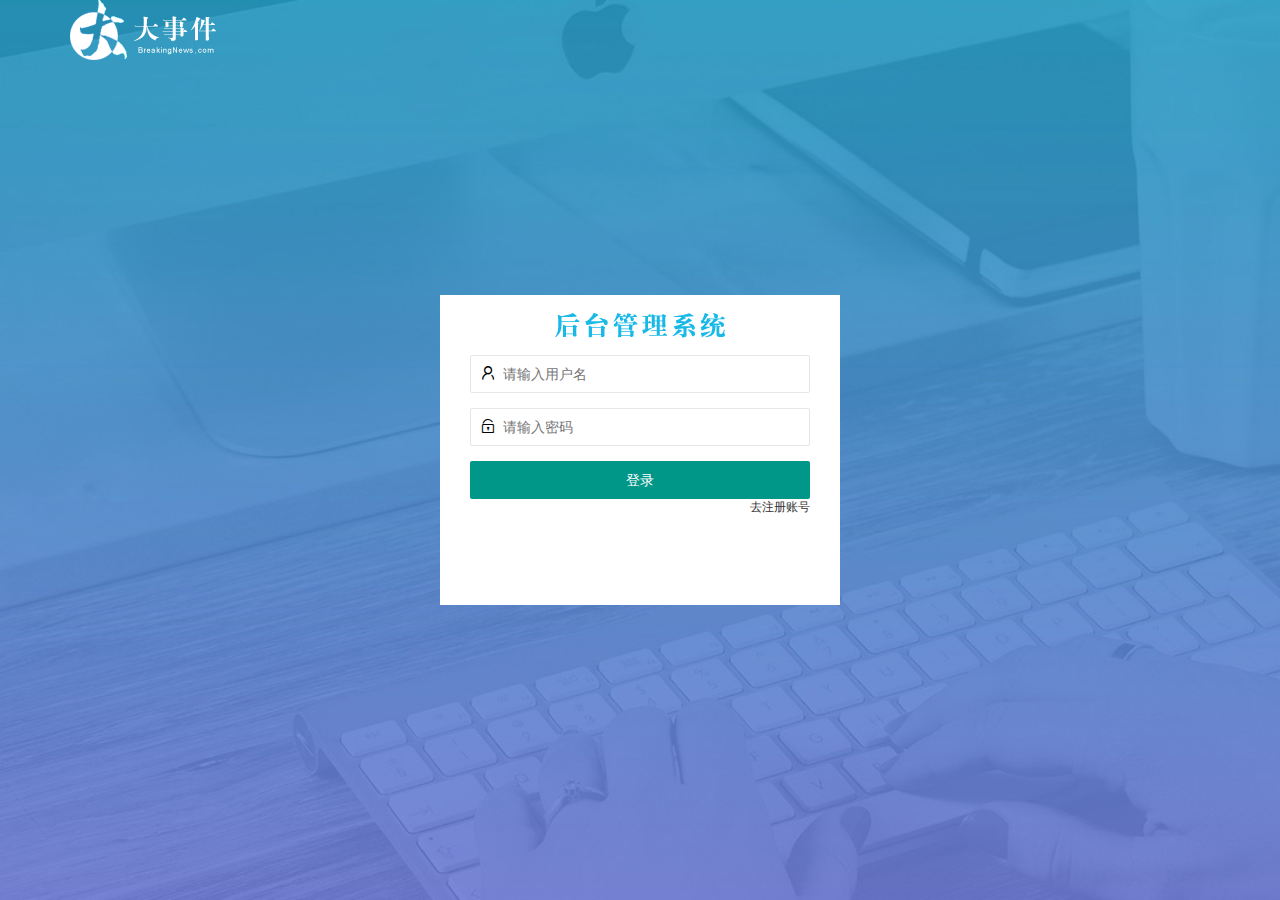
<file: login.html>
<!DOCTYPE html>
<html lang="en">
<head>
    <meta charset="UTF-8">
    <meta http-equiv="X-UA-Compatible" content="IE=edge">
    <meta name="viewport" content="width=device-width, initial-scale=1.0">
    <title>大事件-登录/注册</title>
    <!-- 导入 LayUI 的样式 -->
    <link rel="stylesheet" href="./assets/lib/layui/css/layui.css">
    <!-- 导入自己的样式表 -->
    <link rel="stylesheet" href="./assets/css/login.css">
</head>
<body>
    <!-- 头部的logo区域 -->
    <div class="layui-main">
        <img src="./assets/images/logo.png" alt="">
    </div>

    <!-- 登录注册区域 -->
    <div class="loginAndRegBox">
        <div class="title-box"></div>
        <!-- 登录的div -->
        <div class="login-box">
            <!-- 登录的表单 -->
            <form class="layui-form" id="form_login">
                <!-- 用户名 -->
                <div class="layui-form-item">
                    <i class="layui-icon layui-icon-username"></i>
                      <input type="text" name="username" required  lay-verify="required" placeholder="请输入用户名" autocomplete="off" class="layui-input">
                  </div>
                <!-- 密码 -->
                <div class="layui-form-item">
                    <i class="layui-icon layui-icon-password"></i>
                    <input type="password" name="password" required  lay-verify="required|pwd" placeholder="请输入密码" autocomplete="off" class="layui-input">
                </div>
                <!-- 登录按钮 -->
                <button class="layui-btn layui-btn-fluid" lay-submit lay-filter="formDemo">登录</button>

                <!-- 去注册账号链接 -->
                <div class="layui-form-item links">
                    <a href="javascript:;" id="link_reg">去注册账号</a>
                </div>
                
            </form>
            
        </div>
        <!-- 注册的div -->
        <div class="reg-box">
            <!-- 注册的表单 -->
            <form class="layui-form" id="form_reg">
                <!-- 用户名 -->
                <div class="layui-form-item">
                    <i class="layui-icon layui-icon-username"></i>
                      <input type="text" name="username" required  lay-verify="required" placeholder="请输入用户名" autocomplete="off" class="layui-input">
                  </div>
                <!-- 密码 -->
                <div class="layui-form-item">
                    <i class="layui-icon layui-icon-password"></i>
                    <input type="password" name="password" required  lay-verify="required|pwd" placeholder="请输入密码" autocomplete="off" class="layui-input">
                </div>
                <!-- 密码确认框 -->
                <div class="layui-form-item">
                    <i class="layui-icon layui-icon-password"></i>
                    <input type="password" name="repassword" required  lay-verify="required|pwd|repwd" placeholder="请确认密码" autocomplete="off" class="layui-input">
                </div>
                <!-- 注册按钮 -->
                <button class="layui-btn layui-btn-fluid" lay-submit lay-filter="formDemo">注册</button>

                <!-- 去注册账号链接 -->
                <div class="layui-form-item links">
                    <a href="javascript:;" id="link_login">去登录</a>
                </div>
                
            </form>
            
        </div>
    </div>
    
    <!-- 导入layui的js文件 -->
    <script src="./assets/lib/layui/layui.all.js"></script>
    <!-- 导入JQuery -->
    <script src="./assets/lib/jquery.js"></script>
    <!-- 导入自己封装的baseAPI.js脚本 -->
    <script src="./assets/js/baseAPI.js"></script>
    <!-- 导入自己的 JavaScript脚本-->
    <script src="./assets/js/login.js"></script>
</body>
</html>
</file>
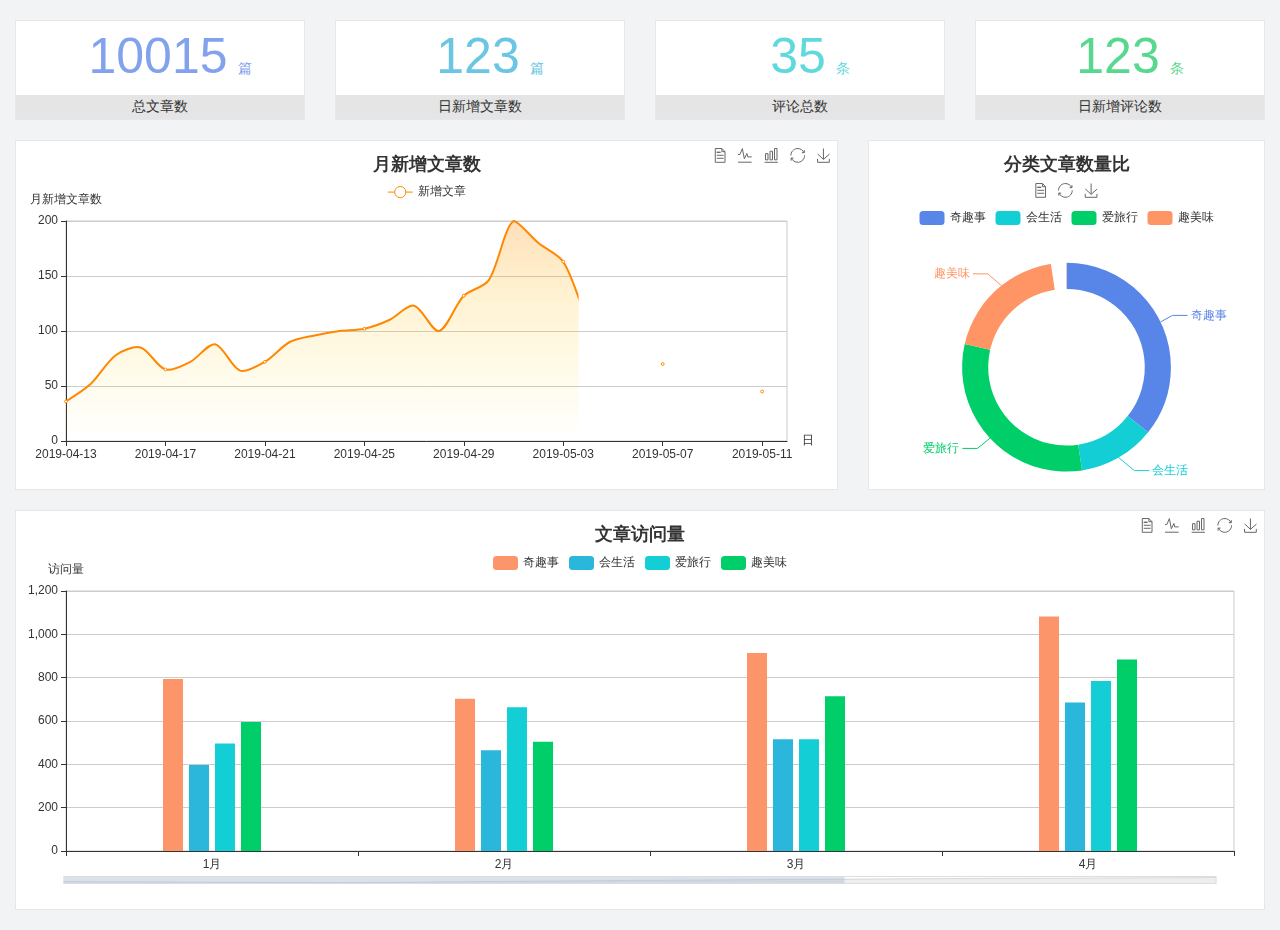
<file: home/dashboard.html>
<!DOCTYPE html>
<html lang="en">

<head>
  <meta charset="UTF-8">
  <meta name="viewport" content="width=device-width, initial-scale=1.0">
  <meta http-equiv="X-UA-Compatible" content="ie=edge">
  <title>图表统计</title>
  <link rel="stylesheet" href="../../assets/lib/bootstrap.css" />
  <link rel="stylesheet" href="../../assets/lib/main.css" />
  <script src="../../assets/lib/jquery.js"></script>
  <script type="text/javascript" src="../../assets/lib/echarts.min.js"></script>
</head>

<body>
  <div class="container-fluid">
    <div class="row spannel_list">
      <div class="col-sm-3 col-xs-6">
        <div class="spannel">
          <em>10015</em><span>篇</span>
          <b>总文章数</b>
        </div>
      </div>
      <div class="col-sm-3 col-xs-6">
        <div class="spannel scolor01">
          <em>123</em><span>篇</span>
          <b>日新增文章数</b>
        </div>
      </div>
      <div class="col-sm-3 col-xs-6">
        <div class="spannel scolor02">
          <em>35</em><span>条</span>
          <b>评论总数</b>
        </div>
      </div>
      <div class="col-sm-3 col-xs-6">
        <div class="spannel scolor03">
          <em>123</em><span>条</span>
          <b>日新增评论数</b>
        </div>
      </div>
    </div>
  </div>

  <div class="container-fluid">
    <div class="row curve-pie">
      <div class="col-lg-8 col-md-8">
        <div class="gragh_pannel" id="curve_show"></div>
      </div>
      <div class="col-lg-4 col-md-4">
        <div class="gragh_pannel" id="pie_show"></div>
      </div>
    </div>
  </div>

  <div class="container-fluid">
    <div class="column_pannel" id="column_show"></div>
  </div>

  <script>
    var oChart = echarts.init(document.getElementById('curve_show'));
    var aList_all = [
      { 'count': 36, 'date': '2019-04-13' },
      { 'count': 52, 'date': '2019-04-14' },
      { 'count': 78, 'date': '2019-04-15' },
      { 'count': 85, 'date': '2019-04-16' },
      { 'count': 65, 'date': '2019-04-17' },
      { 'count': 72, 'date': '2019-04-18' },
      { 'count': 88, 'date': '2019-04-19' },
      { 'count': 64, 'date': '2019-04-20' },
      { 'count': 72, 'date': '2019-04-21' },
      { 'count': 90, 'date': '2019-04-22' },
      { 'count': 96, 'date': '2019-04-23' },
      { 'count': 100, 'date': '2019-04-24' },
      { 'count': 102, 'date': '2019-04-25' },
      { 'count': 110, 'date': '2019-04-26' },
      { 'count': 123, 'date': '2019-04-27' },
      { 'count': 100, 'date': '2019-04-28' },
      { 'count': 132, 'date': '2019-04-29' },
      { 'count': 146, 'date': '2019-04-30' },
      { 'count': 200, 'date': '2019-05-01' },
      { 'count': 180, 'date': '2019-05-02' },
      { 'count': 163, 'date': '2019-05-03' },
      { 'count': 110, 'date': '2019-05-04' },
      { 'count': 80, 'date': '2019-05-05' },
      { 'count': 82, 'date': '2019-05-06' },
      { 'count': 70, 'date': '2019-05-07' },
      { 'count': 65, 'date': '2019-05-08' },
      { 'count': 54, 'date': '2019-05-09' },
      { 'count': 40, 'date': '2019-05-10' },
      { 'count': 45, 'date': '2019-05-11' },
      { 'count': 38, 'date': '2019-05-12' },
    ];

    let aCount = [];
    let aDate = [];

    for (var i = 0; i < aList_all.length; i++) {
      aCount.push(aList_all[i].count);
      aDate.push(aList_all[i].date);
    }

    var chartopt = {
      title: {
        text: '月新增文章数',
        left: 'center',
        top: '10'
      },
      tooltip: {
        trigger: 'axis'
      },
      legend: {
        data: ['新增文章'],
        top: '40'
      },
      toolbox: {
        show: true,
        feature: {
          mark: { show: true },
          dataView: { show: true, readOnly: false },
          magicType: { show: true, type: ['line', 'bar'] },
          restore: { show: true },
          saveAsImage: { show: true }
        }
      },
      calculable: true,
      xAxis: [
        {
          name: '日',
          type: 'category',
          boundaryGap: false,
          data: aDate
        }
      ],
      yAxis: [
        {
          name: '月新增文章数',
          type: 'value'
        }
      ],
      series: [
        {
          name: '新增文章',
          type: 'line',
          smooth: true,
          itemStyle: { normal: { areaStyle: { type: 'default' }, color: '#f80' }, lineStyle: { color: '#f80' } },
          data: aCount
        }],
      areaStyle: {
        normal: {
          color: new echarts.graphic.LinearGradient(0, 0, 0, 1, [{
            offset: 0,
            color: 'rgba(255,136,0,0.39)'
          }, {
            offset: .34,
            color: 'rgba(255,180,0,0.25)'
          }, {
            offset: 1,
            color: 'rgba(255,222,0,0.00)'
          }])

        }
      },
      grid: {
        show: true,
        x: 50,
        x2: 50,
        y: 80,
        height: 220
      }
    };

    oChart.setOption(chartopt);


    var oPie = echarts.init(document.getElementById('pie_show'));
    var oPieopt =
    {
      title: {
        top: 10,
        text: '分类文章数量比',
        x: 'center'
      },
      tooltip: {
        trigger: 'item',
        formatter: "{a} <br/>{b} : {c} ({d}%)"
      },
      color: ['#5885e8', '#13cfd5', '#00ce68', '#ff9565'],
      legend: {
        x: 'center',
        top: 65,
        data: ['奇趣事', '会生活', '爱旅行', '趣美味']
      },
      toolbox: {
        show: true,
        x: 'center',
        top: 35,
        feature: {
          mark: { show: true },
          dataView: { show: true, readOnly: false },
          magicType: {
            show: true,
            type: ['pie', 'funnel'],
            option: {
              funnel: {
                x: '25%',
                width: '50%',
                funnelAlign: 'left',
                max: 1548
              }
            }
          },
          restore: { show: true },
          saveAsImage: { show: true }
        }
      },
      calculable: true,
      series: [
        {
          name: '访问来源',
          type: 'pie',
          radius: ['45%', '60%'],
          center: ['50%', '65%'],
          data: [
            { value: 300, name: '奇趣事' },
            { value: 100, name: '会生活' },
            { value: 260, name: '爱旅行' },
            { value: 180, name: '趣美味' }
          ]
        }
      ]
    };
    oPie.setOption(oPieopt);



    var oColumn = this.echarts.init(document.getElementById('column_show'));
    var oColumnopt =
    {
      title: {
        text: '文章访问量',
        left: 'center',
        top: '10'
      },
      tooltip: {
        trigger: 'axis'
      },
      legend: {
        data: ['奇趣事', '会生活', '爱旅行', '趣美味'],
        top: '40'
      },
      toolbox: {
        show: true,
        feature: {
          mark: { show: true },
          dataView: { show: true, readOnly: false },
          magicType: { show: true, type: ['line', 'bar'] },
          restore: { show: true },
          saveAsImage: { show: true }
        }
      },
      calculable: true,
      xAxis: [
        {
          type: 'category',
          data: ['1月', '2月', '3月', '4月', '5月']
        }
      ],
      yAxis: [
        {
          name: '访问量',
          type: 'value'
        }
      ],
      series: [
        {
          name: '奇趣事',
          type: 'bar',
          barWidth: 20,
          itemStyle: {
            normal: { areaStyle: { type: 'default' }, color: '#fd956a' }
          },
          data: [800, 708, 920, 1090, 1200]
        },
        {
          name: '会生活',
          type: 'bar',
          barWidth: 20,
          itemStyle: {
            normal: { areaStyle: { type: 'default' }, color: '#2bb6db' }
          },
          data: [400, 468, 520, 690, 800]
        },
        {
          name: '爱旅行',
          type: 'bar',
          barWidth: 20,
          itemStyle: {
            normal: { areaStyle: { type: 'default' }, color: '#13cfd5' }
          },
          data: [500, 668, 520, 790, 900]
        },
        {
          name: '趣美味',
          type: 'bar',
          barWidth: 20,
          itemStyle: {
            normal: { areaStyle: { type: 'default' }, color: '#00ce68' }
          },
          data: [600, 508, 720, 890, 1000]
        }
      ],
      grid: {
        show: true,
        x: 50,
        x2: 30,
        y: 80,
        height: 260
      },
      dataZoom: [//给x轴设置滚动条
        {
          start: 0,//默认为0
          end: 100 - 1000 / 31,//默认为100
          type: 'slider',
          show: true,
          xAxisIndex: [0],
          handleSize: 0,//滑动条的 左右2个滑动条的大小
          height: 8,//组件高度
          left: 45, //左边的距离
          right: 50,//右边的距离
          bottom: 26,//右边的距离
          handleColor: '#ddd',//h滑动图标的颜色
          handleStyle: {
            borderColor: "#cacaca",
            borderWidth: "1",
            shadowBlur: 2,
            background: "#ddd",
            shadowColor: "#ddd",
          }
        }]
    };
    oColumn.setOption(oColumnopt);
  </script>
</body>

</html>
</file>
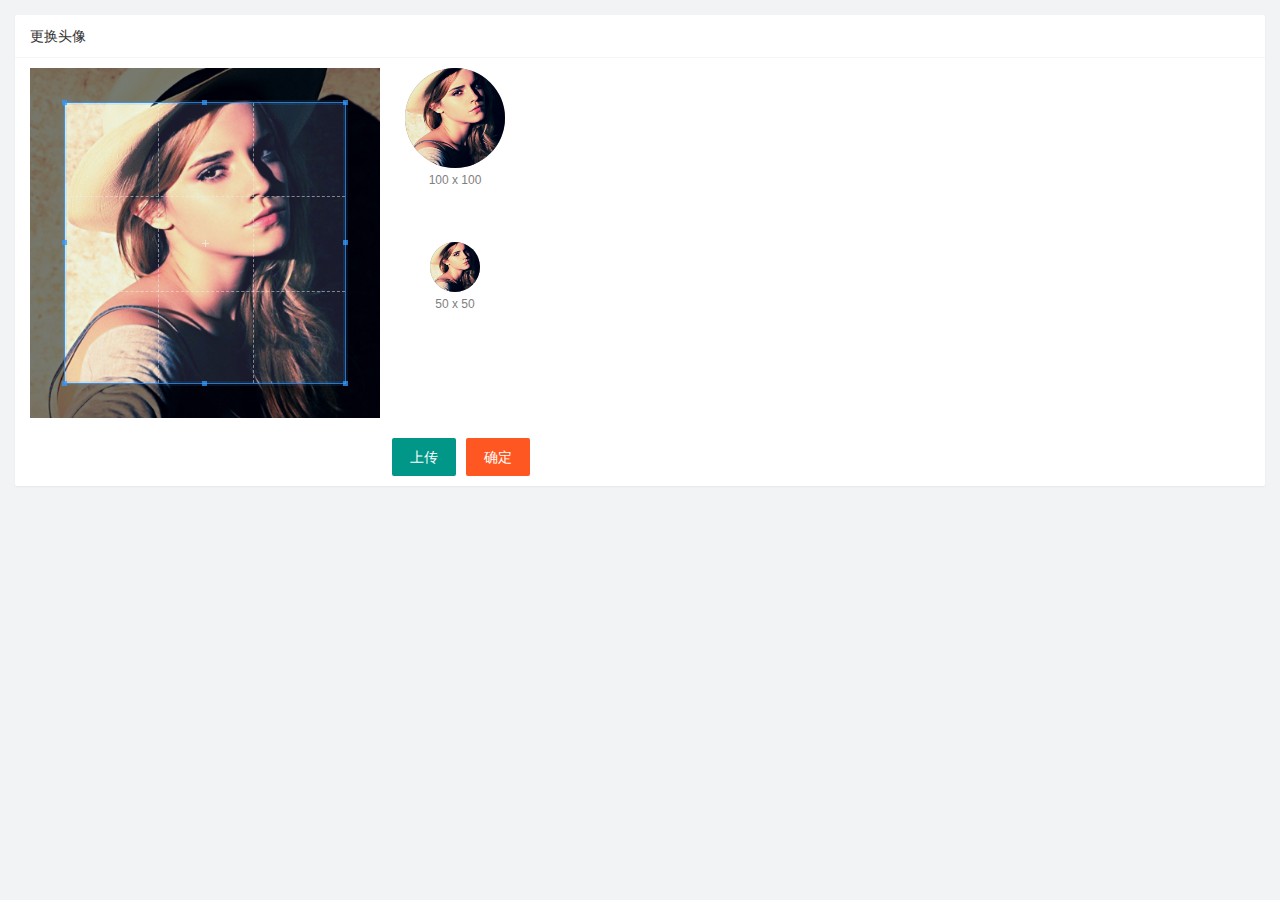
<file: user/user_avatar.html>
<!DOCTYPE html>
<html lang="en">

<head>
    <meta charset="UTF-8">
    <meta http-equiv="X-UA-Compatible" content="IE=edge">
    <meta name="viewport" content="width=device-width, initial-scale=1.0">
    <title>Document</title>
    <link rel="stylesheet" href="../assets/lib/layui/css/layui.css">
    <link rel="stylesheet" href="../assets/lib/cropper/cropper.css">
    <link rel="stylesheet" href="../assets/css/user/user_avatar.css">
</head>

<body>
    <!-- 卡片区域 -->
    <div class="layui-card">
        <div class="layui-card-header">更换头像</div>
        <div class="layui-card-body">
            <!-- 第一行的图片裁剪和预览区域 -->
            <div class="row1">
                <!-- 图片裁剪区域 -->
                <div class="cropper-box">
                    <!-- 这个 img 标签很重要，将来会把它初始化为裁剪区域 -->
                    <img id="image" src="/assets/images/sample.jpg" />
                </div>
                <!-- 图片的预览区域 -->
                <div class="preview-box">
                    <div>
                        <!-- 宽高为 100px 的预览区域 -->
                        <div class="img-preview w100"></div>
                        <p class="size">100 x 100</p>
                    </div>
                    <div>
                        <!-- 宽高为 50px 的预览区域 -->
                        <div class="img-preview w50"></div>
                        <p class="size">50 x 50</p>
                    </div>
                </div>
            </div>

            <!-- 第二行的按钮区域 -->
            <div class="row2">
                <input type="file" id="file" accept="image/png,image/jpeg">
                <button type="button" class="layui-btn" id="btnChooseImage">上传</button>
                <button type="button" class="layui-btn layui-btn-danger" id="btnUpload">确定</button>
            </div>
        </div>
    </div>

    <script src="../assets/lib/layui/layui.all.js"></script>
    <script src="../assets/lib/jquery.js"></script>
    <script src="../assets/lib/cropper/Cropper.js"></script>
    <script src="../assets/lib/cropper/jquery-cropper.js"></script>
    <script src="../assets/js/baseAPI.js"></script>
    <script src="../assets/js/user/user_avatar.js"></script>
</body>

</html>
</file>
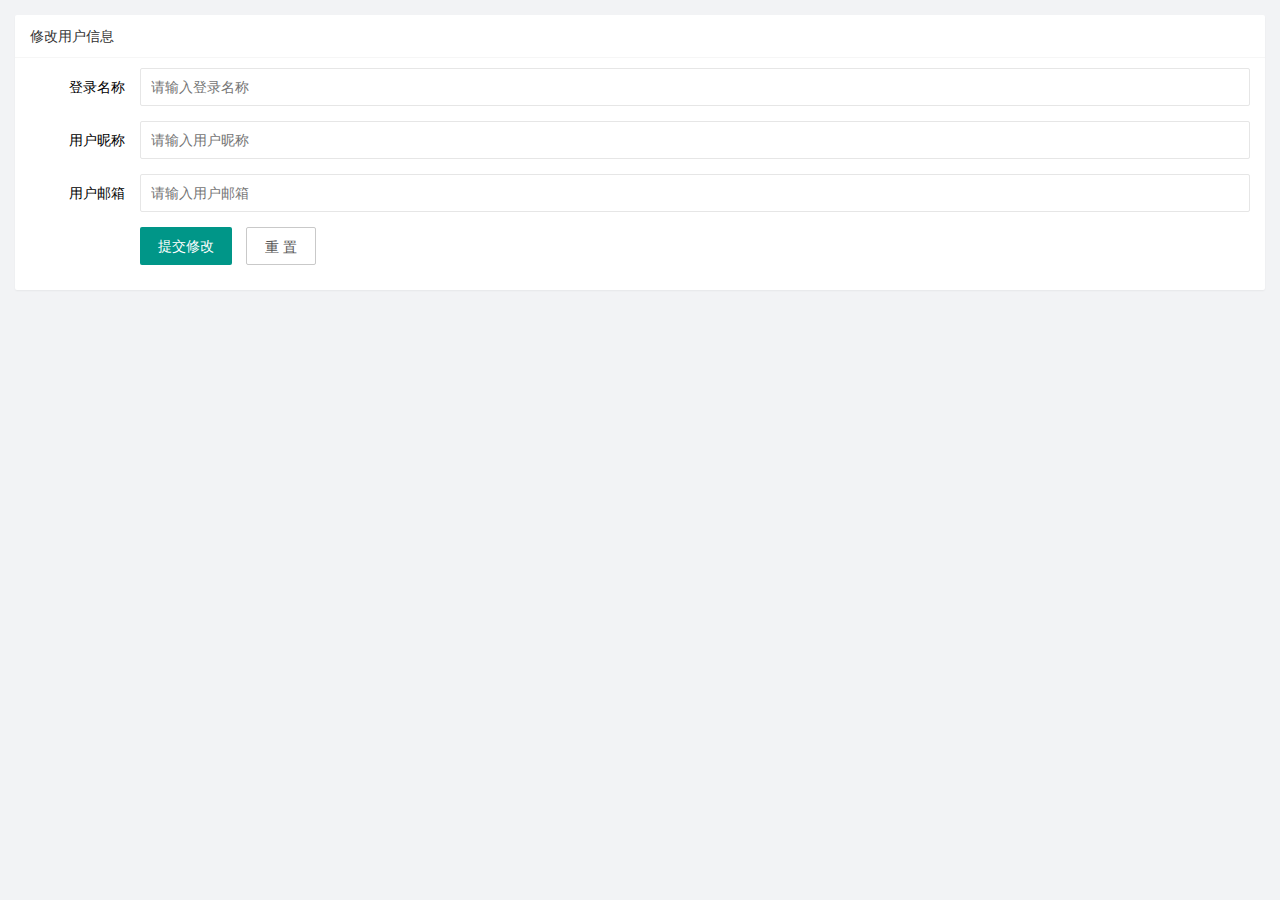
<file: user/user_info.html>
<!DOCTYPE html>
<html lang="en">
<head>
    <meta charset="UTF-8">
    <meta http-equiv="X-UA-Compatible" content="IE=edge">
    <meta name="viewport" content="width=device-width, initial-scale=1.0">
    <title>Document</title>
    <!-- 导入 layui 的样式表 -->
    <link rel="stylesheet" href="../assets/lib/layui/css/layui.css">
    <!-- 导入自己的样式表 -->
    <link rel="stylesheet" href="../assets/css/user/user_info.css">
</head>
<body>
    <!-- 卡片区域 -->
    <div class="layui-card">
        <div class="layui-card-header">修改用户信息</div>
        <div class="layui-card-body">
            <!-- form表单区域 -->
            <form class="layui-form" lay-filter="formUserInfo">
                <!--  这是隐藏域  -->
                <input type="hidden" name="id" value="">
                <div class="layui-form-item">
                    <label class="layui-form-label">登录名称</label>
                    <div class="layui-input-block">
                        <input type="text" name="username" required lay-verify="required" placeholder="请输入登录名称" autocomplete="off"
                        class="layui-input" readonly />
                    </div>
                </div>
                <div class="layui-form-item">
                    <label class="layui-form-label">用户昵称</label>
                    <div class="layui-input-block">
                        <input type="text" name="nickname" required lay-verify="required|nickname" placeholder="请输入用户昵称" autocomplete="off"
                        class="layui-input"  />
                    </div>
                </div>
                <div class="layui-form-item">
                    <label class="layui-form-label">用户邮箱</label>
                    <div class="layui-input-block">
                        <input type="text" name="email" required lay-verify="required" placeholder="请输入用户邮箱" autocomplete="off"
                        class="layui-input" />
                    </div>
                </div>
                <div class="layui-form-item">
                    <div class="layui-input-block">
                        <button class="layui-btn" lay-submit lay-filter="formDemo">
                        提交修改</button>
                        <button type="reset" class="layui-btn layui-btn-primary" id="btnReset">重
                        置</button>
                    </div>
                </div>
            </form>                
        </div>
    </div>

    <!-- 导入layui的js -->
    <script src="../assets/lib/layui/layui.all.js"></script>
    <!-- 导入JQuery -->
    <script src="../assets/lib/jquery.js"></script>
    <!-- 导入 baseAPI  -->
    <script src="../assets/js/baseAPI.js"></script>
    <!-- 导入自己的js -->
    <script src="../assets/js/user/user_info.js"></script>
</body>
</html>
</file>
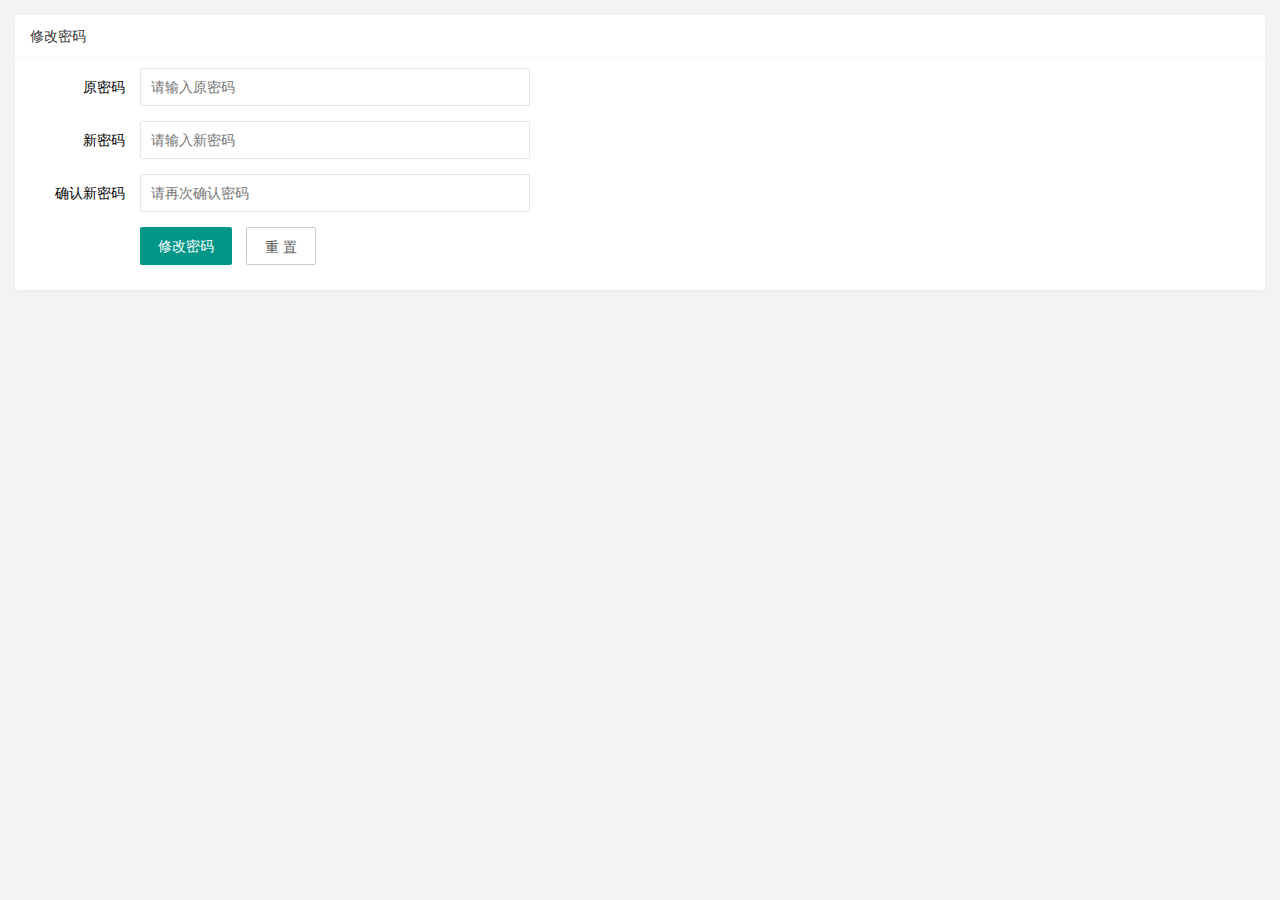
<file: user/user_pwd.html>
<!DOCTYPE html>
<html lang="en">

<head>
    <meta charset="UTF-8">
    <meta http-equiv="X-UA-Compatible" content="IE=edge">
    <meta name="viewport" content="width=device-width, initial-scale=1.0">
    <title>Document</title>
    <link rel="stylesheet" href="../assets/lib/layui/css/layui.css">
    <link rel="stylesheet" href="../assets/css/user/user_pwd.css">
</head>

<body>
    <!-- 卡片区域 -->
    <div class="layui-card">
        <div class="layui-card-header">修改密码</div>
        <div class="layui-card-body">
            <form class="layui-form">
                <div class="layui-form-item">
                    <label class="layui-form-label">原密码</label>
                    <div class="layui-input-block">
                        <input type="password" name="oldPwd" required lay-verify="required|pwd" placeholder="请输入原密码" autocomplete="off" class="layui-input" />
                    </div>
                </div>
                <div class="layui-form-item">
                    <label class="layui-form-label">新密码</label>
                    <div class="layui-input-block">
                        <input type="password" name="newPwd" required lay-verify="required|pwd|samePwd" placeholder="请输入新密码" autocomplete="off" class="layui-input" />
                    </div>
                </div>
                <div class="layui-form-item">
                    <label class="layui-form-label">确认新密码</label>
                    <div class="layui-input-block">
                        <input type="password" name="rePwd" required lay-verify="required|pwd|rePwd" placeholder="请再次确认密码" autocomplete="off" class="layui-input" />
                    </div>
                </div>
                <div class="layui-form-item">
                    <div class="layui-input-block">
                        <button class="layui-btn" lay-submit lay-filter="formDemo">
                        修改密码</button>
                        <button type="reset" class="layui-btn layui-btn-primary">重
                        置</button>
                    </div>
                </div>
            </form>
        </div>
    </div>
    <!-- 导入 layui 的 js -->
    <script src="../assets/lib/layui/layui.all.js"></script>
    <!-- 导入 jQuery -->
    <script src="../assets/lib/jquery.js"></script>
    <!-- 导入 baseAPI -->
    <script src="../assets/js/baseAPI.js"></script>
    <!-- 导入自己的 js -->
    <script src="../assets/js/user/user_pwd.js"></script>
</body>

</html>
</file>
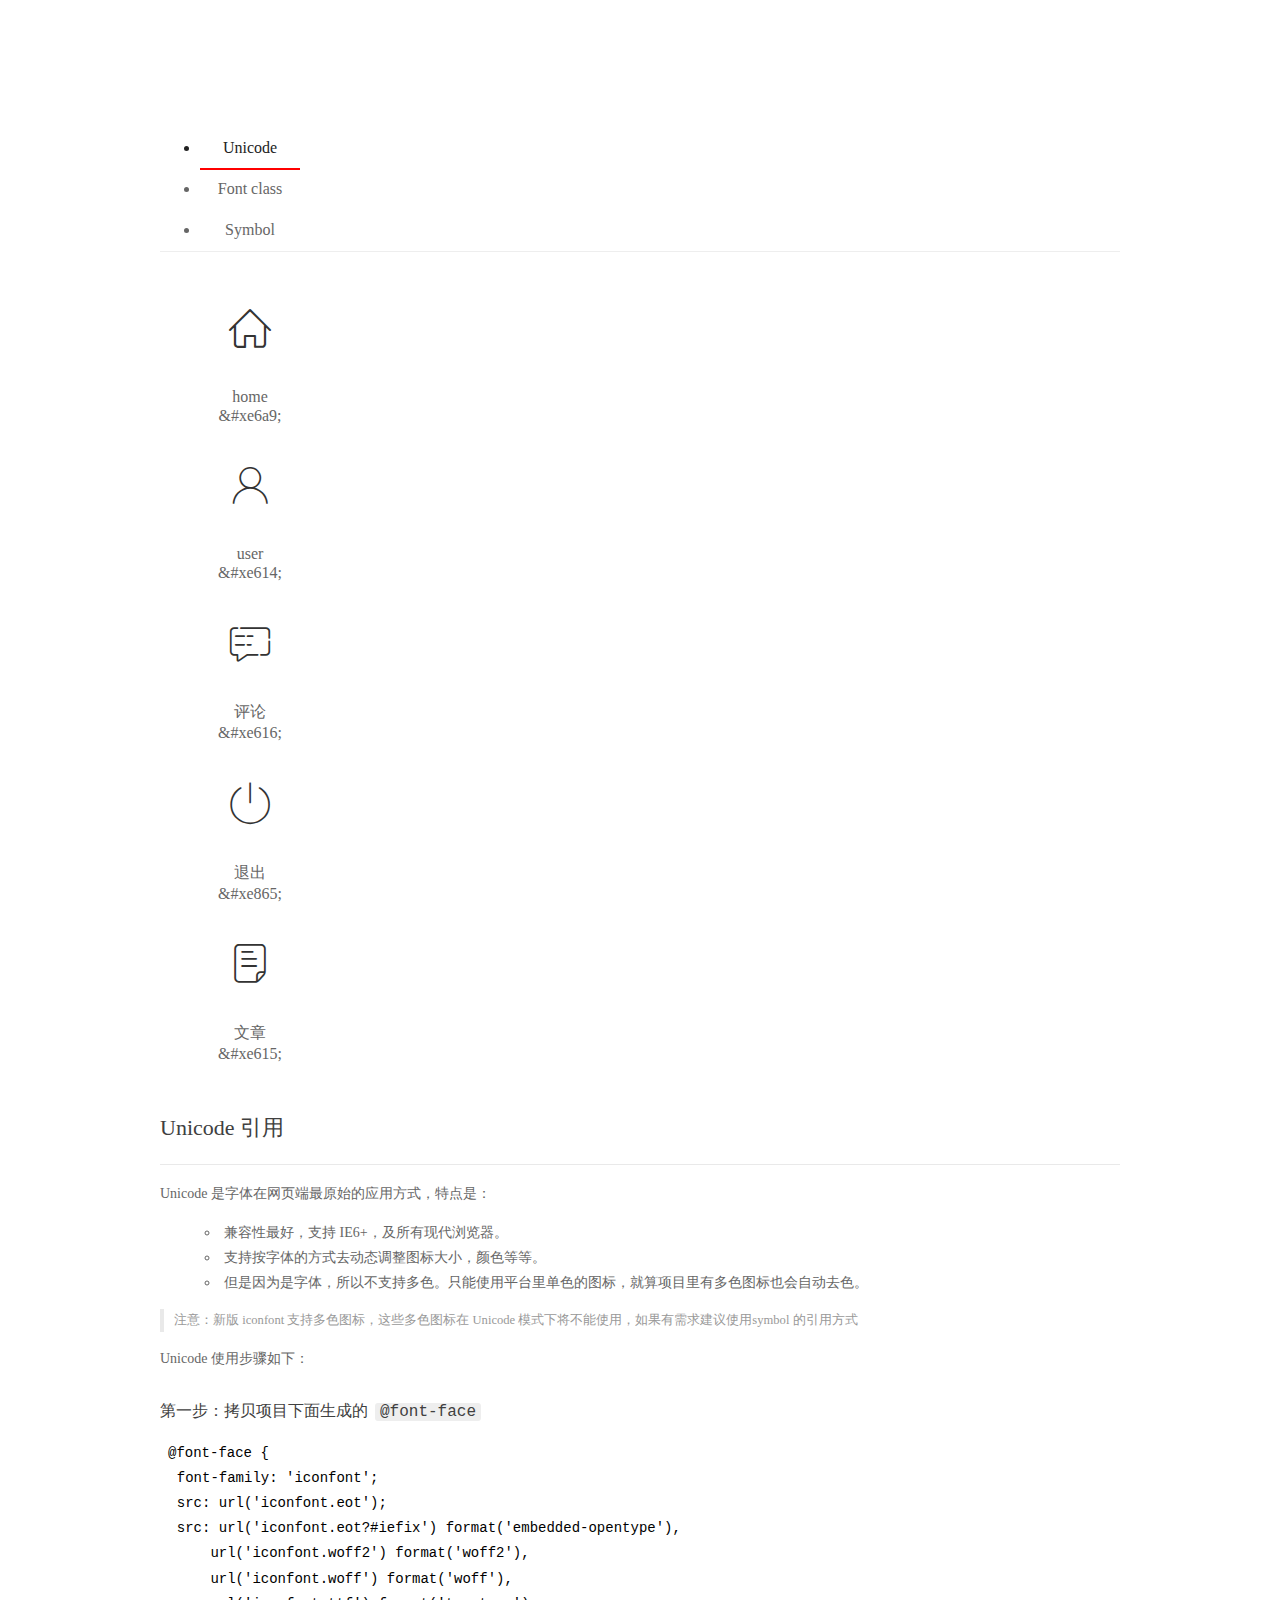
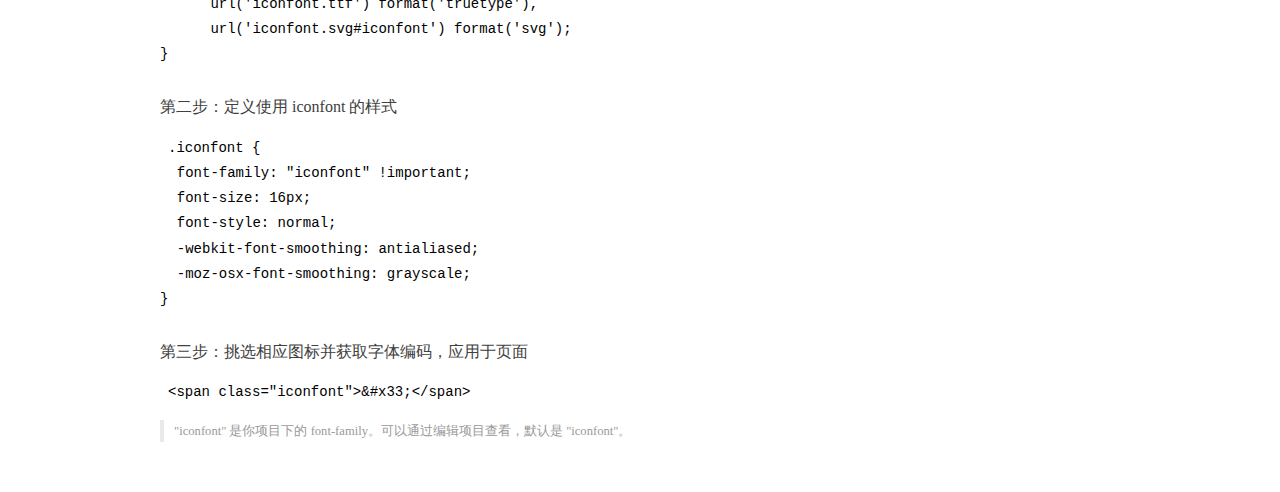
<file: assets/fonts/demo_index.html>
<!DOCTYPE html>
<html>
<head>
  <meta charset="utf-8"/>
  <title>IconFont Demo</title>
  <link rel="shortcut icon" href="https://gtms04.alicdn.com/tps/i4/TB1_oz6GVXXXXaFXpXXJDFnIXXX-64-64.ico" type="image/x-icon"/>
  <link rel="stylesheet" href="https://g.alicdn.com/thx/cube/1.3.2/cube.min.css">
  <link rel="stylesheet" href="demo.css">
  <link rel="stylesheet" href="iconfont.css">
  <script src="iconfont.js"></script>
  <!-- jQuery -->
  <script src="https://a1.alicdn.com/oss/uploads/2018/12/26/7bfddb60-08e8-11e9-9b04-53e73bb6408b.js"></script>
  <!-- 代码高亮 -->
  <script src="https://a1.alicdn.com/oss/uploads/2018/12/26/a3f714d0-08e6-11e9-8a15-ebf944d7534c.js"></script>
</head>
<body>
  <div class="main">
    <h1 class="logo"><a href="https://www.iconfont.cn/" title="iconfont 首页" target="_blank">&#xe86b;</a></h1>
    <div class="nav-tabs">
      <ul id="tabs" class="dib-box">
        <li class="dib active"><span>Unicode</span></li>
        <li class="dib"><span>Font class</span></li>
        <li class="dib"><span>Symbol</span></li>
      </ul>
      
    </div>
    <div class="tab-container">
      <div class="content unicode" style="display: block;">
          <ul class="icon_lists dib-box">
          
            <li class="dib">
              <span class="icon iconfont">&#xe6a9;</span>
                <div class="name">home</div>
                <div class="code-name">&amp;#xe6a9;</div>
              </li>
          
            <li class="dib">
              <span class="icon iconfont">&#xe614;</span>
                <div class="name">user</div>
                <div class="code-name">&amp;#xe614;</div>
              </li>
          
            <li class="dib">
              <span class="icon iconfont">&#xe616;</span>
                <div class="name">评论</div>
                <div class="code-name">&amp;#xe616;</div>
              </li>
          
            <li class="dib">
              <span class="icon iconfont">&#xe865;</span>
                <div class="name">退出</div>
                <div class="code-name">&amp;#xe865;</div>
              </li>
          
            <li class="dib">
              <span class="icon iconfont">&#xe615;</span>
                <div class="name">文章</div>
                <div class="code-name">&amp;#xe615;</div>
              </li>
          
          </ul>
          <div class="article markdown">
          <h2 id="unicode-">Unicode 引用</h2>
          <hr>

          <p>Unicode 是字体在网页端最原始的应用方式，特点是：</p>
          <ul>
            <li>兼容性最好，支持 IE6+，及所有现代浏览器。</li>
            <li>支持按字体的方式去动态调整图标大小，颜色等等。</li>
            <li>但是因为是字体，所以不支持多色。只能使用平台里单色的图标，就算项目里有多色图标也会自动去色。</li>
          </ul>
          <blockquote>
            <p>注意：新版 iconfont 支持多色图标，这些多色图标在 Unicode 模式下将不能使用，如果有需求建议使用symbol 的引用方式</p>
          </blockquote>
          <p>Unicode 使用步骤如下：</p>
          <h3 id="-font-face">第一步：拷贝项目下面生成的 <code>@font-face</code></h3>
<pre><code class="language-css"
>@font-face {
  font-family: 'iconfont';
  src: url('iconfont.eot');
  src: url('iconfont.eot?#iefix') format('embedded-opentype'),
      url('iconfont.woff2') format('woff2'),
      url('iconfont.woff') format('woff'),
      url('iconfont.ttf') format('truetype'),
      url('iconfont.svg#iconfont') format('svg');
}
</code></pre>
          <h3 id="-iconfont-">第二步：定义使用 iconfont 的样式</h3>
<pre><code class="language-css"
>.iconfont {
  font-family: "iconfont" !important;
  font-size: 16px;
  font-style: normal;
  -webkit-font-smoothing: antialiased;
  -moz-osx-font-smoothing: grayscale;
}
</code></pre>
          <h3 id="-">第三步：挑选相应图标并获取字体编码，应用于页面</h3>
<pre>
<code class="language-html"
>&lt;span class="iconfont"&gt;&amp;#x33;&lt;/span&gt;
</code></pre>
          <blockquote>
            <p>"iconfont" 是你项目下的 font-family。可以通过编辑项目查看，默认是 "iconfont"。</p>
          </blockquote>
          </div>
      </div>
      <div class="content font-class">
        <ul class="icon_lists dib-box">
          
          <li class="dib">
            <span class="icon iconfont icon-home"></span>
            <div class="name">
              home
            </div>
            <div class="code-name">.icon-home
            </div>
          </li>
          
          <li class="dib">
            <span class="icon iconfont icon-user"></span>
            <div class="name">
              user
            </div>
            <div class="code-name">.icon-user
            </div>
          </li>
          
          <li class="dib">
            <span class="icon iconfont icon-pinglun"></span>
            <div class="name">
              评论
            </div>
            <div class="code-name">.icon-pinglun
            </div>
          </li>
          
          <li class="dib">
            <span class="icon iconfont icon-tuichu"></span>
            <div class="name">
              退出
            </div>
            <div class="code-name">.icon-tuichu
            </div>
          </li>
          
          <li class="dib">
            <span class="icon iconfont icon-16"></span>
            <div class="name">
              文章
            </div>
            <div class="code-name">.icon-16
            </div>
          </li>
          
        </ul>
        <div class="article markdown">
        <h2 id="font-class-">font-class 引用</h2>
        <hr>

        <p>font-class 是 Unicode 使用方式的一种变种，主要是解决 Unicode 书写不直观，语意不明确的问题。</p>
        <p>与 Unicode 使用方式相比，具有如下特点：</p>
        <ul>
          <li>兼容性良好，支持 IE8+，及所有现代浏览器。</li>
          <li>相比于 Unicode 语意明确，书写更直观。可以很容易分辨这个 icon 是什么。</li>
          <li>因为使用 class 来定义图标，所以当要替换图标时，只需要修改 class 里面的 Unicode 引用。</li>
          <li>不过因为本质上还是使用的字体，所以多色图标还是不支持的。</li>
        </ul>
        <p>使用步骤如下：</p>
        <h3 id="-fontclass-">第一步：引入项目下面生成的 fontclass 代码：</h3>
<pre><code class="language-html">&lt;link rel="stylesheet" href="./iconfont.css"&gt;
</code></pre>
        <h3 id="-">第二步：挑选相应图标并获取类名，应用于页面：</h3>
<pre><code class="language-html">&lt;span class="iconfont icon-xxx"&gt;&lt;/span&gt;
</code></pre>
        <blockquote>
          <p>"
            iconfont" 是你项目下的 font-family。可以通过编辑项目查看，默认是 "iconfont"。</p>
        </blockquote>
      </div>
      </div>
      <div class="content symbol">
          <ul class="icon_lists dib-box">
          
            <li class="dib">
                <svg class="icon svg-icon" aria-hidden="true">
                  <use xlink:href="#icon-home"></use>
                </svg>
                <div class="name">home</div>
                <div class="code-name">#icon-home</div>
            </li>
          
            <li class="dib">
                <svg class="icon svg-icon" aria-hidden="true">
                  <use xlink:href="#icon-user"></use>
                </svg>
                <div class="name">user</div>
                <div class="code-name">#icon-user</div>
            </li>
          
            <li class="dib">
                <svg class="icon svg-icon" aria-hidden="true">
                  <use xlink:href="#icon-pinglun"></use>
                </svg>
                <div class="name">评论</div>
                <div class="code-name">#icon-pinglun</div>
            </li>
          
            <li class="dib">
                <svg class="icon svg-icon" aria-hidden="true">
                  <use xlink:href="#icon-tuichu"></use>
                </svg>
                <div class="name">退出</div>
                <div class="code-name">#icon-tuichu</div>
            </li>
          
            <li class="dib">
                <svg class="icon svg-icon" aria-hidden="true">
                  <use xlink:href="#icon-16"></use>
                </svg>
                <div class="name">文章</div>
                <div class="code-name">#icon-16</div>
            </li>
          
          </ul>
          <div class="article markdown">
          <h2 id="symbol-">Symbol 引用</h2>
          <hr>

          <p>这是一种全新的使用方式，应该说这才是未来的主流，也是平台目前推荐的用法。相关介绍可以参考这篇<a href="">文章</a>
            这种用法其实是做了一个 SVG 的集合，与另外两种相比具有如下特点：</p>
          <ul>
            <li>支持多色图标了，不再受单色限制。</li>
            <li>通过一些技巧，支持像字体那样，通过 <code>font-size</code>, <code>color</code> 来调整样式。</li>
            <li>兼容性较差，支持 IE9+，及现代浏览器。</li>
            <li>浏览器渲染 SVG 的性能一般，还不如 png。</li>
          </ul>
          <p>使用步骤如下：</p>
          <h3 id="-symbol-">第一步：引入项目下面生成的 symbol 代码：</h3>
<pre><code class="language-html">&lt;script src="./iconfont.js"&gt;&lt;/script&gt;
</code></pre>
          <h3 id="-css-">第二步：加入通用 CSS 代码（引入一次就行）：</h3>
<pre><code class="language-html">&lt;style&gt;
.icon {
  width: 1em;
  height: 1em;
  vertical-align: -0.15em;
  fill: currentColor;
  overflow: hidden;
}
&lt;/style&gt;
</code></pre>
          <h3 id="-">第三步：挑选相应图标并获取类名，应用于页面：</h3>
<pre><code class="language-html">&lt;svg class="icon" aria-hidden="true"&gt;
  &lt;use xlink:href="#icon-xxx"&gt;&lt;/use&gt;
&lt;/svg&gt;
</code></pre>
          </div>
      </div>

    </div>
  </div>
  <script>
  $(document).ready(function () {
      $('.tab-container .content:first').show()

      $('#tabs li').click(function (e) {
        var tabContent = $('.tab-container .content')
        var index = $(this).index()

        if ($(this).hasClass('active')) {
          return
        } else {
          $('#tabs li').removeClass('active')
          $(this).addClass('active')

          tabContent.hide().eq(index).fadeIn()
        }
      })
    })
  </script>
</body>
</html>
</file>
<file: assets/lib/layui/css/layui.css>
/** layui-v2.5.5 MIT License By https://www.layui.com */
 .layui-inline,img{display:inline-block;vertical-align:middle}h1,h2,h3,h4,h5,h6{font-weight:400}.layui-edge,.layui-header,.layui-inline,.layui-main{position:relative}.layui-body,.layui-edge,.layui-elip{overflow:hidden}.layui-btn,.layui-edge,.layui-inline,img{vertical-align:middle}.layui-btn,.layui-disabled,.layui-icon,.layui-unselect{-moz-user-select:none;-webkit-user-select:none;-ms-user-select:none}.layui-elip,.layui-form-checkbox span,.layui-form-pane .layui-form-label{text-overflow:ellipsis;white-space:nowrap}.layui-breadcrumb,.layui-tree-btnGroup{visibility:hidden}blockquote,body,button,dd,div,dl,dt,form,h1,h2,h3,h4,h5,h6,input,li,ol,p,pre,td,textarea,th,ul{margin:0;padding:0;-webkit-tap-highlight-color:rgba(0,0,0,0)}a:active,a:hover{outline:0}img{border:none}li{list-style:none}table{border-collapse:collapse;border-spacing:0}h4,h5,h6{font-size:100%}button,input,optgroup,option,select,textarea{font-family:inherit;font-size:inherit;font-style:inherit;font-weight:inherit;outline:0}pre{white-space:pre-wrap;white-space:-moz-pre-wrap;white-space:-pre-wrap;white-space:-o-pre-wrap;word-wrap:break-word}body{line-height:24px;font:14px Helvetica Neue,Helvetica,PingFang SC,Tahoma,Arial,sans-serif}hr{height:1px;margin:10px 0;border:0;clear:both}a{color:#333;text-decoration:none}a:hover{color:#777}a cite{font-style:normal;*cursor:pointer}.layui-border-box,.layui-border-box *{box-sizing:border-box}.layui-box,.layui-box *{box-sizing:content-box}.layui-clear{clear:both;*zoom:1}.layui-clear:after{content:'\20';clear:both;*zoom:1;display:block;height:0}.layui-inline{*display:inline;*zoom:1}.layui-edge{display:inline-block;width:0;height:0;border-width:6px;border-style:dashed;border-color:transparent}.layui-edge-top{top:-4px;border-bottom-color:#999;border-bottom-style:solid}.layui-edge-right{border-left-color:#999;border-left-style:solid}.layui-edge-bottom{top:2px;border-top-color:#999;border-top-style:solid}.layui-edge-left{border-right-color:#999;border-right-style:solid}.layui-disabled,.layui-disabled:hover{color:#d2d2d2!important;cursor:not-allowed!important}.layui-circle{border-radius:100%}.layui-show{display:block!important}.layui-hide{display:none!important}@font-face{font-family:layui-icon;src:url(../font/iconfont.eot?v=250);src:url(../font/iconfont.eot?v=250#iefix) format('embedded-opentype'),url(../font/iconfont.woff2?v=250) format('woff2'),url(../font/iconfont.woff?v=250) format('woff'),url(../font/iconfont.ttf?v=250) format('truetype'),url(../font/iconfont.svg?v=250#layui-icon) format('svg')}.layui-icon{font-family:layui-icon!important;font-size:16px;font-style:normal;-webkit-font-smoothing:antialiased;-moz-osx-font-smoothing:grayscale}.layui-icon-reply-fill:before{content:"\e611"}.layui-icon-set-fill:before{content:"\e614"}.layui-icon-menu-fill:before{content:"\e60f"}.layui-icon-search:before{content:"\e615"}.layui-icon-share:before{content:"\e641"}.layui-icon-set-sm:before{content:"\e620"}.layui-icon-engine:before{content:"\e628"}.layui-icon-close:before{content:"\1006"}.layui-icon-close-fill:before{content:"\1007"}.layui-icon-chart-screen:before{content:"\e629"}.layui-icon-star:before{content:"\e600"}.layui-icon-circle-dot:before{content:"\e617"}.layui-icon-chat:before{content:"\e606"}.layui-icon-release:before{content:"\e609"}.layui-icon-list:before{content:"\e60a"}.layui-icon-chart:before{content:"\e62c"}.layui-icon-ok-circle:before{content:"\1005"}.layui-icon-layim-theme:before{content:"\e61b"}.layui-icon-table:before{content:"\e62d"}.layui-icon-right:before{content:"\e602"}.layui-icon-left:before{content:"\e603"}.layui-icon-cart-simple:before{content:"\e698"}.layui-icon-face-cry:before{content:"\e69c"}.layui-icon-face-smile:before{content:"\e6af"}.layui-icon-survey:before{content:"\e6b2"}.layui-icon-tree:before{content:"\e62e"}.layui-icon-upload-circle:before{content:"\e62f"}.layui-icon-add-circle:before{content:"\e61f"}.layui-icon-download-circle:before{content:"\e601"}.layui-icon-templeate-1:before{content:"\e630"}.layui-icon-util:before{content:"\e631"}.layui-icon-face-surprised:before{content:"\e664"}.layui-icon-edit:before{content:"\e642"}.layui-icon-speaker:before{content:"\e645"}.layui-icon-down:before{content:"\e61a"}.layui-icon-file:before{content:"\e621"}.layui-icon-layouts:before{content:"\e632"}.layui-icon-rate-half:before{content:"\e6c9"}.layui-icon-add-circle-fine:before{content:"\e608"}.layui-icon-prev-circle:before{content:"\e633"}.layui-icon-read:before{content:"\e705"}.layui-icon-404:before{content:"\e61c"}.layui-icon-carousel:before{content:"\e634"}.layui-icon-help:before{content:"\e607"}.layui-icon-code-circle:before{content:"\e635"}.layui-icon-water:before{content:"\e636"}.layui-icon-username:before{content:"\e66f"}.layui-icon-find-fill:before{content:"\e670"}.layui-icon-about:before{content:"\e60b"}.layui-icon-location:before{content:"\e715"}.layui-icon-up:before{content:"\e619"}.layui-icon-pause:before{content:"\e651"}.layui-icon-date:before{content:"\e637"}.layui-icon-layim-uploadfile:before{content:"\e61d"}.layui-icon-delete:before{content:"\e640"}.layui-icon-play:before{content:"\e652"}.layui-icon-top:before{content:"\e604"}.layui-icon-friends:before{content:"\e612"}.layui-icon-refresh-3:before{content:"\e9aa"}.layui-icon-ok:before{content:"\e605"}.layui-icon-layer:before{content:"\e638"}.layui-icon-face-smile-fine:before{content:"\e60c"}.layui-icon-dollar:before{content:"\e659"}.layui-icon-group:before{content:"\e613"}.layui-icon-layim-download:before{content:"\e61e"}.layui-icon-picture-fine:before{content:"\e60d"}.layui-icon-link:before{content:"\e64c"}.layui-icon-diamond:before{content:"\e735"}.layui-icon-log:before{content:"\e60e"}.layui-icon-rate-solid:before{content:"\e67a"}.layui-icon-fonts-del:before{content:"\e64f"}.layui-icon-unlink:before{content:"\e64d"}.layui-icon-fonts-clear:before{content:"\e639"}.layui-icon-triangle-r:before{content:"\e623"}.layui-icon-circle:before{content:"\e63f"}.layui-icon-radio:before{content:"\e643"}.layui-icon-align-center:before{content:"\e647"}.layui-icon-align-right:before{content:"\e648"}.layui-icon-align-left:before{content:"\e649"}.layui-icon-loading-1:before{content:"\e63e"}.layui-icon-return:before{content:"\e65c"}.layui-icon-fonts-strong:before{content:"\e62b"}.layui-icon-upload:before{content:"\e67c"}.layui-icon-dialogue:before{content:"\e63a"}.layui-icon-video:before{content:"\e6ed"}.layui-icon-headset:before{content:"\e6fc"}.layui-icon-cellphone-fine:before{content:"\e63b"}.layui-icon-add-1:before{content:"\e654"}.layui-icon-face-smile-b:before{content:"\e650"}.layui-icon-fonts-html:before{content:"\e64b"}.layui-icon-form:before{content:"\e63c"}.layui-icon-cart:before{content:"\e657"}.layui-icon-camera-fill:before{content:"\e65d"}.layui-icon-tabs:before{content:"\e62a"}.layui-icon-fonts-code:before{content:"\e64e"}.layui-icon-fire:before{content:"\e756"}.layui-icon-set:before{content:"\e716"}.layui-icon-fonts-u:before{content:"\e646"}.layui-icon-triangle-d:before{content:"\e625"}.layui-icon-tips:before{content:"\e702"}.layui-icon-picture:before{content:"\e64a"}.layui-icon-more-vertical:before{content:"\e671"}.layui-icon-flag:before{content:"\e66c"}.layui-icon-loading:before{content:"\e63d"}.layui-icon-fonts-i:before{content:"\e644"}.layui-icon-refresh-1:before{content:"\e666"}.layui-icon-rmb:before{content:"\e65e"}.layui-icon-home:before{content:"\e68e"}.layui-icon-user:before{content:"\e770"}.layui-icon-notice:before{content:"\e667"}.layui-icon-login-weibo:before{content:"\e675"}.layui-icon-voice:before{content:"\e688"}.layui-icon-upload-drag:before{content:"\e681"}.layui-icon-login-qq:before{content:"\e676"}.layui-icon-snowflake:before{content:"\e6b1"}.layui-icon-file-b:before{content:"\e655"}.layui-icon-template:before{content:"\e663"}.layui-icon-auz:before{content:"\e672"}.layui-icon-console:before{content:"\e665"}.layui-icon-app:before{content:"\e653"}.layui-icon-prev:before{content:"\e65a"}.layui-icon-website:before{content:"\e7ae"}.layui-icon-next:before{content:"\e65b"}.layui-icon-component:before{content:"\e857"}.layui-icon-more:before{content:"\e65f"}.layui-icon-login-wechat:before{content:"\e677"}.layui-icon-shrink-right:before{content:"\e668"}.layui-icon-spread-left:before{content:"\e66b"}.layui-icon-camera:before{content:"\e660"}.layui-icon-note:before{content:"\e66e"}.layui-icon-refresh:before{content:"\e669"}.layui-icon-female:before{content:"\e661"}.layui-icon-male:before{content:"\e662"}.layui-icon-password:before{content:"\e673"}.layui-icon-senior:before{content:"\e674"}.layui-icon-theme:before{content:"\e66a"}.layui-icon-tread:before{content:"\e6c5"}.layui-icon-praise:before{content:"\e6c6"}.layui-icon-star-fill:before{content:"\e658"}.layui-icon-rate:before{content:"\e67b"}.layui-icon-template-1:before{content:"\e656"}.layui-icon-vercode:before{content:"\e679"}.layui-icon-cellphone:before{content:"\e678"}.layui-icon-screen-full:before{content:"\e622"}.layui-icon-screen-restore:before{content:"\e758"}.layui-icon-cols:before{content:"\e610"}.layui-icon-export:before{content:"\e67d"}.layui-icon-print:before{content:"\e66d"}.layui-icon-slider:before{content:"\e714"}.layui-icon-addition:before{content:"\e624"}.layui-icon-subtraction:before{content:"\e67e"}.layui-icon-service:before{content:"\e626"}.layui-icon-transfer:before{content:"\e691"}.layui-main{width:1140px;margin:0 auto}.layui-header{z-index:1000;height:60px}.layui-header a:hover{transition:all .5s;-webkit-transition:all .5s}.layui-side{position:fixed;left:0;top:0;bottom:0;z-index:999;width:200px;overflow-x:hidden}.layui-side-scroll{position:relative;width:220px;height:100%;overflow-x:hidden}.layui-body{position:absolute;left:200px;right:0;top:0;bottom:0;z-index:998;width:auto;overflow-y:auto;box-sizing:border-box}.layui-layout-body{overflow:hidden}.layui-layout-admin .layui-header{background-color:#23262E}.layui-layout-admin .layui-side{top:60px;width:200px;overflow-x:hidden}.layui-layout-admin .layui-body{position:fixed;top:60px;bottom:44px}.layui-layout-admin .layui-main{width:auto;margin:0 15px}.layui-layout-admin .layui-footer{position:fixed;left:200px;right:0;bottom:0;height:44px;line-height:44px;padding:0 15px;background-color:#eee}.layui-layout-admin .layui-logo{position:absolute;left:0;top:0;width:200px;height:100%;line-height:60px;text-align:center;color:#009688;font-size:16px}.layui-layout-admin .layui-header .layui-nav{background:0 0}.layui-layout-left{position:absolute!important;left:200px;top:0}.layui-layout-right{position:absolute!important;right:0;top:0}.layui-container{position:relative;margin:0 auto;padding:0 15px;box-sizing:border-box}.layui-fluid{position:relative;margin:0 auto;padding:0 15px}.layui-row:after,.layui-row:before{content:'';display:block;clear:both}.layui-col-lg1,.layui-col-lg10,.layui-col-lg11,.layui-col-lg12,.layui-col-lg2,.layui-col-lg3,.layui-col-lg4,.layui-col-lg5,.layui-col-lg6,.layui-col-lg7,.layui-col-lg8,.layui-col-lg9,.layui-col-md1,.layui-col-md10,.layui-col-md11,.layui-col-md12,.layui-col-md2,.layui-col-md3,.layui-col-md4,.layui-col-md5,.layui-col-md6,.layui-col-md7,.layui-col-md8,.layui-col-md9,.layui-col-sm1,.layui-col-sm10,.layui-col-sm11,.layui-col-sm12,.layui-col-sm2,.layui-col-sm3,.layui-col-sm4,.layui-col-sm5,.layui-col-sm6,.layui-col-sm7,.layui-col-sm8,.layui-col-sm9,.layui-col-xs1,.layui-col-xs10,.layui-col-xs11,.layui-col-xs12,.layui-col-xs2,.layui-col-xs3,.layui-col-xs4,.layui-col-xs5,.layui-col-xs6,.layui-col-xs7,.layui-col-xs8,.layui-col-xs9{position:relative;display:block;box-sizing:border-box}.layui-col-xs1,.layui-col-xs10,.layui-col-xs11,.layui-col-xs12,.layui-col-xs2,.layui-col-xs3,.layui-col-xs4,.layui-col-xs5,.layui-col-xs6,.layui-col-xs7,.layui-col-xs8,.layui-col-xs9{float:left}.layui-col-xs1{width:8.33333333%}.layui-col-xs2{width:16.66666667%}.layui-col-xs3{width:25%}.layui-col-xs4{width:33.33333333%}.layui-col-xs5{width:41.66666667%}.layui-col-xs6{width:50%}.layui-col-xs7{width:58.33333333%}.layui-col-xs8{width:66.66666667%}.layui-col-xs9{width:75%}.layui-col-xs10{width:83.33333333%}.layui-col-xs11{width:91.66666667%}.layui-col-xs12{width:100%}.layui-col-xs-offset1{margin-left:8.33333333%}.layui-col-xs-offset2{margin-left:16.66666667%}.layui-col-xs-offset3{margin-left:25%}.layui-col-xs-offset4{margin-left:33.33333333%}.layui-col-xs-offset5{margin-left:41.66666667%}.layui-col-xs-offset6{margin-left:50%}.layui-col-xs-offset7{margin-left:58.33333333%}.layui-col-xs-offset8{margin-left:66.66666667%}.layui-col-xs-offset9{margin-left:75%}.layui-col-xs-offset10{margin-left:83.33333333%}.layui-col-xs-offset11{margin-left:91.66666667%}.layui-col-xs-offset12{margin-left:100%}@media screen and (max-width:768px){.layui-hide-xs{display:none!important}.layui-show-xs-block{display:block!important}.layui-show-xs-inline{display:inline!important}.layui-show-xs-inline-block{display:inline-block!important}}@media screen and (min-width:768px){.layui-container{width:750px}.layui-hide-sm{display:none!important}.layui-show-sm-block{display:block!important}.layui-show-sm-inline{display:inline!important}.layui-show-sm-inline-block{display:inline-block!important}.layui-col-sm1,.layui-col-sm10,.layui-col-sm11,.layui-col-sm12,.layui-col-sm2,.layui-col-sm3,.layui-col-sm4,.layui-col-sm5,.layui-col-sm6,.layui-col-sm7,.layui-col-sm8,.layui-col-sm9{float:left}.layui-col-sm1{width:8.33333333%}.layui-col-sm2{width:16.66666667%}.layui-col-sm3{width:25%}.layui-col-sm4{width:33.33333333%}.layui-col-sm5{width:41.66666667%}.layui-col-sm6{width:50%}.layui-col-sm7{width:58.33333333%}.layui-col-sm8{width:66.66666667%}.layui-col-sm9{width:75%}.layui-col-sm10{width:83.33333333%}.layui-col-sm11{width:91.66666667%}.layui-col-sm12{width:100%}.layui-col-sm-offset1{margin-left:8.33333333%}.layui-col-sm-offset2{margin-left:16.66666667%}.layui-col-sm-offset3{margin-left:25%}.layui-col-sm-offset4{margin-left:33.33333333%}.layui-col-sm-offset5{margin-left:41.66666667%}.layui-col-sm-offset6{margin-left:50%}.layui-col-sm-offset7{margin-left:58.33333333%}.layui-col-sm-offset8{margin-left:66.66666667%}.layui-col-sm-offset9{margin-left:75%}.layui-col-sm-offset10{margin-left:83.33333333%}.layui-col-sm-offset11{margin-left:91.66666667%}.layui-col-sm-offset12{margin-left:100%}}@media screen and (min-width:992px){.layui-container{width:970px}.layui-hide-md{display:none!important}.layui-show-md-block{display:block!important}.layui-show-md-inline{display:inline!important}.layui-show-md-inline-block{display:inline-block!important}.layui-col-md1,.layui-col-md10,.layui-col-md11,.layui-col-md12,.layui-col-md2,.layui-col-md3,.layui-col-md4,.layui-col-md5,.layui-col-md6,.layui-col-md7,.layui-col-md8,.layui-col-md9{float:left}.layui-col-md1{width:8.33333333%}.layui-col-md2{width:16.66666667%}.layui-col-md3{width:25%}.layui-col-md4{width:33.33333333%}.layui-col-md5{width:41.66666667%}.layui-col-md6{width:50%}.layui-col-md7{width:58.33333333%}.layui-col-md8{width:66.66666667%}.layui-col-md9{width:75%}.layui-col-md10{width:83.33333333%}.layui-col-md11{width:91.66666667%}.layui-col-md12{width:100%}.layui-col-md-offset1{margin-left:8.33333333%}.layui-col-md-offset2{margin-left:16.66666667%}.layui-col-md-offset3{margin-left:25%}.layui-col-md-offset4{margin-left:33.33333333%}.layui-col-md-offset5{margin-left:41.66666667%}.layui-col-md-offset6{margin-left:50%}.layui-col-md-offset7{margin-left:58.33333333%}.layui-col-md-offset8{margin-left:66.66666667%}.layui-col-md-offset9{margin-left:75%}.layui-col-md-offset10{margin-left:83.33333333%}.layui-col-md-offset11{margin-left:91.66666667%}.layui-col-md-offset12{margin-left:100%}}@media screen and (min-width:1200px){.layui-container{width:1170px}.layui-hide-lg{display:none!important}.layui-show-lg-block{display:block!important}.layui-show-lg-inline{display:inline!important}.layui-show-lg-inline-block{display:inline-block!important}.layui-col-lg1,.layui-col-lg10,.layui-col-lg11,.layui-col-lg12,.layui-col-lg2,.layui-col-lg3,.layui-col-lg4,.layui-col-lg5,.layui-col-lg6,.layui-col-lg7,.layui-col-lg8,.layui-col-lg9{float:left}.layui-col-lg1{width:8.33333333%}.layui-col-lg2{width:16.66666667%}.layui-col-lg3{width:25%}.layui-col-lg4{width:33.33333333%}.layui-col-lg5{width:41.66666667%}.layui-col-lg6{width:50%}.layui-col-lg7{width:58.33333333%}.layui-col-lg8{width:66.66666667%}.layui-col-lg9{width:75%}.layui-col-lg10{width:83.33333333%}.layui-col-lg11{width:91.66666667%}.layui-col-lg12{width:100%}.layui-col-lg-offset1{margin-left:8.33333333%}.layui-col-lg-offset2{margin-left:16.66666667%}.layui-col-lg-offset3{margin-left:25%}.layui-col-lg-offset4{margin-left:33.33333333%}.layui-col-lg-offset5{margin-left:41.66666667%}.layui-col-lg-offset6{margin-left:50%}.layui-col-lg-offset7{margin-left:58.33333333%}.layui-col-lg-offset8{margin-left:66.66666667%}.layui-col-lg-offset9{margin-left:75%}.layui-col-lg-offset10{margin-left:83.33333333%}.layui-col-lg-offset11{margin-left:91.66666667%}.layui-col-lg-offset12{margin-left:100%}}.layui-col-space1{margin:-.5px}.layui-col-space1>*{padding:.5px}.layui-col-space3{margin:-1.5px}.layui-col-space3>*{padding:1.5px}.layui-col-space5{margin:-2.5px}.layui-col-space5>*{padding:2.5px}.layui-col-space8{margin:-3.5px}.layui-col-space8>*{padding:3.5px}.layui-col-space10{margin:-5px}.layui-col-space10>*{padding:5px}.layui-col-space12{margin:-6px}.layui-col-space12>*{padding:6px}.layui-col-space15{margin:-7.5px}.layui-col-space15>*{padding:7.5px}.layui-col-space18{margin:-9px}.layui-col-space18>*{padding:9px}.layui-col-space20{margin:-10px}.layui-col-space20>*{padding:10px}.layui-col-space22{margin:-11px}.layui-col-space22>*{padding:11px}.layui-col-space25{margin:-12.5px}.layui-col-space25>*{padding:12.5px}.layui-col-space30{margin:-15px}.layui-col-space30>*{padding:15px}.layui-btn,.layui-input,.layui-select,.layui-textarea,.layui-upload-button{outline:0;-webkit-appearance:none;transition:all .3s;-webkit-transition:all .3s;box-sizing:border-box}.layui-elem-quote{margin-bottom:10px;padding:15px;line-height:22px;border-left:5px solid #009688;border-radius:0 2px 2px 0;background-color:#f2f2f2}.layui-quote-nm{border-style:solid;border-width:1px 1px 1px 5px;background:0 0}.layui-elem-field{margin-bottom:10px;padding:0;border-width:1px;border-style:solid}.layui-elem-field legend{margin-left:20px;padding:0 10px;font-size:20px;font-weight:300}.layui-field-title{margin:10px 0 20px;border-width:1px 0 0}.layui-field-box{padding:10px 15px}.layui-field-title .layui-field-box{padding:10px 0}.layui-progress{position:relative;height:6px;border-radius:20px;background-color:#e2e2e2}.layui-progress-bar{position:absolute;left:0;top:0;width:0;max-width:100%;height:6px;border-radius:20px;text-align:right;background-color:#5FB878;transition:all .3s;-webkit-transition:all .3s}.layui-progress-big,.layui-progress-big .layui-progress-bar{height:18px;line-height:18px}.layui-progress-text{position:relative;top:-20px;line-height:18px;font-size:12px;color:#666}.layui-progress-big .layui-progress-text{position:static;padding:0 10px;color:#fff}.layui-collapse{border-width:1px;border-style:solid;border-radius:2px}.layui-colla-content,.layui-colla-item{border-top-width:1px;border-top-style:solid}.layui-colla-item:first-child{border-top:none}.layui-colla-title{position:relative;height:42px;line-height:42px;padding:0 15px 0 35px;color:#333;background-color:#f2f2f2;cursor:pointer;font-size:14px;overflow:hidden}.layui-colla-content{display:none;padding:10px 15px;line-height:22px;color:#666}.layui-colla-icon{position:absolute;left:15px;top:0;font-size:14px}.layui-card{margin-bottom:15px;border-radius:2px;background-color:#fff;box-shadow:0 1px 2px 0 rgba(0,0,0,.05)}.layui-card:last-child{margin-bottom:0}.layui-card-header{position:relative;height:42px;line-height:42px;padding:0 15px;border-bottom:1px solid #f6f6f6;color:#333;border-radius:2px 2px 0 0;font-size:14px}.layui-bg-black,.layui-bg-blue,.layui-bg-cyan,.layui-bg-green,.layui-bg-orange,.layui-bg-red{color:#fff!important}.layui-card-body{position:relative;padding:10px 15px;line-height:24px}.layui-card-body[pad15]{padding:15px}.layui-card-body[pad20]{padding:20px}.layui-card-body .layui-table{margin:5px 0}.layui-card .layui-tab{margin:0}.layui-panel-window{position:relative;padding:15px;border-radius:0;border-top:5px solid #E6E6E6;background-color:#fff}.layui-auxiliar-moving{position:fixed;left:0;right:0;top:0;bottom:0;width:100%;height:100%;background:0 0;z-index:9999999999}.layui-form-label,.layui-form-mid,.layui-form-select,.layui-input-block,.layui-input-inline,.layui-textarea{position:relative}.layui-bg-red{background-color:#FF5722!important}.layui-bg-orange{background-color:#FFB800!important}.layui-bg-green{background-color:#009688!important}.layui-bg-cyan{background-color:#2F4056!important}.layui-bg-blue{background-color:#1E9FFF!important}.layui-bg-black{background-color:#393D49!important}.layui-bg-gray{background-color:#eee!important;color:#666!important}.layui-badge-rim,.layui-colla-content,.layui-colla-item,.layui-collapse,.layui-elem-field,.layui-form-pane .layui-form-item[pane],.layui-form-pane .layui-form-label,.layui-input,.layui-layedit,.layui-layedit-tool,.layui-quote-nm,.layui-select,.layui-tab-bar,.layui-tab-card,.layui-tab-title,.layui-tab-title .layui-this:after,.layui-textarea{border-color:#e6e6e6}.layui-timeline-item:before,hr{background-color:#e6e6e6}.layui-text{line-height:22px;font-size:14px;color:#666}.layui-text h1,.layui-text h2,.layui-text h3{font-weight:500;color:#333}.layui-text h1{font-size:30px}.layui-text h2{font-size:24px}.layui-text h3{font-size:18px}.layui-text a:not(.layui-btn){color:#01AAED}.layui-text a:not(.layui-btn):hover{text-decoration:underline}.layui-text ul{padding:5px 0 5px 15px}.layui-text ul li{margin-top:5px;list-style-type:disc}.layui-text em,.layui-word-aux{color:#999!important;padding:0 5px!important}.layui-btn{display:inline-block;height:38px;line-height:38px;padding:0 18px;background-color:#009688;color:#fff;white-space:nowrap;text-align:center;font-size:14px;border:none;border-radius:2px;cursor:pointer}.layui-btn:hover{opacity:.8;filter:alpha(opacity=80);color:#fff}.layui-btn:active{opacity:1;filter:alpha(opacity=100)}.layui-btn+.layui-btn{margin-left:10px}.layui-btn-container{font-size:0}.layui-btn-container .layui-btn{margin-right:10px;margin-bottom:10px}.layui-btn-container .layui-btn+.layui-btn{margin-left:0}.layui-table .layui-btn-container .layui-btn{margin-bottom:9px}.layui-btn-radius{border-radius:100px}.layui-btn .layui-icon{margin-right:3px;font-size:18px;vertical-align:bottom;vertical-align:middle\9}.layui-btn-primary{border:1px solid #C9C9C9;background-color:#fff;color:#555}.layui-btn-primary:hover{border-color:#009688;color:#333}.layui-btn-normal{background-color:#1E9FFF}.layui-btn-warm{background-color:#FFB800}.layui-btn-danger{background-color:#FF5722}.layui-btn-checked{background-color:#5FB878}.layui-btn-disabled,.layui-btn-disabled:active,.layui-btn-disabled:hover{border:1px solid #e6e6e6;background-color:#FBFBFB;color:#C9C9C9;cursor:not-allowed;opacity:1}.layui-btn-lg{height:44px;line-height:44px;padding:0 25px;font-size:16px}.layui-btn-sm{height:30px;line-height:30px;padding:0 10px;font-size:12px}.layui-btn-sm i{font-size:16px!important}.layui-btn-xs{height:22px;line-height:22px;padding:0 5px;font-size:12px}.layui-btn-xs i{font-size:14px!important}.layui-btn-group{display:inline-block;vertical-align:middle;font-size:0}.layui-btn-group .layui-btn{margin-left:0!important;margin-right:0!important;border-left:1px solid rgba(255,255,255,.5);border-radius:0}.layui-btn-group .layui-btn-primary{border-left:none}.layui-btn-group .layui-btn-primary:hover{border-color:#C9C9C9;color:#009688}.layui-btn-group .layui-btn:first-child{border-left:none;border-radius:2px 0 0 2px}.layui-btn-group .layui-btn-primary:first-child{border-left:1px solid #c9c9c9}.layui-btn-group .layui-btn:last-child{border-radius:0 2px 2px 0}.layui-btn-group .layui-btn+.layui-btn{margin-left:0}.layui-btn-group+.layui-btn-group{margin-left:10px}.layui-btn-fluid{width:100%}.layui-input,.layui-select,.layui-textarea{height:38px;line-height:1.3;line-height:38px\9;border-width:1px;border-style:solid;background-color:#fff;border-radius:2px}.layui-input::-webkit-input-placeholder,.layui-select::-webkit-input-placeholder,.layui-textarea::-webkit-input-placeholder{line-height:1.3}.layui-input,.layui-textarea{display:block;width:100%;padding-left:10px}.layui-input:hover,.layui-textarea:hover{border-color:#D2D2D2!important}.layui-input:focus,.layui-textarea:focus{border-color:#C9C9C9!important}.layui-textarea{min-height:100px;height:auto;line-height:20px;padding:6px 10px;resize:vertical}.layui-select{padding:0 10px}.layui-form input[type=checkbox],.layui-form input[type=radio],.layui-form select{display:none}.layui-form [lay-ignore]{display:initial}.layui-form-item{margin-bottom:15px;clear:both;*zoom:1}.layui-form-item:after{content:'\20';clear:both;*zoom:1;display:block;height:0}.layui-form-label{float:left;display:block;padding:9px 15px;width:80px;font-weight:400;line-height:20px;text-align:right}.layui-form-label-col{display:block;float:none;padding:9px 0;line-height:20px;text-align:left}.layui-form-item .layui-inline{margin-bottom:5px;margin-right:10px}.layui-input-block{margin-left:110px;min-height:36px}.layui-input-inline{display:inline-block;vertical-align:middle}.layui-form-item .layui-input-inline{float:left;width:190px;margin-right:10px}.layui-form-text .layui-input-inline{width:auto}.layui-form-mid{float:left;display:block;padding:9px 0!important;line-height:20px;margin-right:10px}.layui-form-danger+.layui-form-select .layui-input,.layui-form-danger:focus{border-color:#FF5722!important}.layui-form-select .layui-input{padding-right:30px;cursor:pointer}.layui-form-select .layui-edge{position:absolute;right:10px;top:50%;margin-top:-3px;cursor:pointer;border-width:6px;border-top-color:#c2c2c2;border-top-style:solid;transition:all .3s;-webkit-transition:all .3s}.layui-form-select dl{display:none;position:absolute;left:0;top:42px;padding:5px 0;z-index:899;min-width:100%;border:1px solid #d2d2d2;max-height:300px;overflow-y:auto;background-color:#fff;border-radius:2px;box-shadow:0 2px 4px rgba(0,0,0,.12);box-sizing:border-box}.layui-form-select dl dd,.layui-form-select dl dt{padding:0 10px;line-height:36px;white-space:nowrap;overflow:hidden;text-overflow:ellipsis}.layui-form-select dl dt{font-size:12px;color:#999}.layui-form-select dl dd{cursor:pointer}.layui-form-select dl dd:hover{background-color:#f2f2f2;-webkit-transition:.5s all;transition:.5s all}.layui-form-select .layui-select-group dd{padding-left:20px}.layui-form-select dl dd.layui-select-tips{padding-left:10px!important;color:#999}.layui-form-select dl dd.layui-this{background-color:#5FB878;color:#fff}.layui-form-checkbox,.layui-form-select dl dd.layui-disabled{background-color:#fff}.layui-form-selected dl{display:block}.layui-form-checkbox,.layui-form-checkbox *,.layui-form-switch{display:inline-block;vertical-align:middle}.layui-form-selected .layui-edge{margin-top:-9px;-webkit-transform:rotate(180deg);transform:rotate(180deg);margin-top:-3px\9}:root .layui-form-selected .layui-edge{margin-top:-9px\0/IE9}.layui-form-selectup dl{top:auto;bottom:42px}.layui-select-none{margin:5px 0;text-align:center;color:#999}.layui-select-disabled .layui-disabled{border-color:#eee!important}.layui-select-disabled .layui-edge{border-top-color:#d2d2d2}.layui-form-checkbox{position:relative;height:30px;line-height:30px;margin-right:10px;padding-right:30px;cursor:pointer;font-size:0;-webkit-transition:.1s linear;transition:.1s linear;box-sizing:border-box}.layui-form-checkbox span{padding:0 10px;height:100%;font-size:14px;border-radius:2px 0 0 2px;background-color:#d2d2d2;color:#fff;overflow:hidden}.layui-form-checkbox:hover span{background-color:#c2c2c2}.layui-form-checkbox i{position:absolute;right:0;top:0;width:30px;height:28px;border:1px solid #d2d2d2;border-left:none;border-radius:0 2px 2px 0;color:#fff;font-size:20px;text-align:center}.layui-form-checkbox:hover i{border-color:#c2c2c2;color:#c2c2c2}.layui-form-checked,.layui-form-checked:hover{border-color:#5FB878}.layui-form-checked span,.layui-form-checked:hover span{background-color:#5FB878}.layui-form-checked i,.layui-form-checked:hover i{color:#5FB878}.layui-form-item .layui-form-checkbox{margin-top:4px}.layui-form-checkbox[lay-skin=primary]{height:auto!important;line-height:normal!important;min-width:18px;min-height:18px;border:none!important;margin-right:0;padding-left:28px;padding-right:0;background:0 0}.layui-form-checkbox[lay-skin=primary] span{padding-left:0;padding-right:15px;line-height:18px;background:0 0;color:#666}.layui-form-checkbox[lay-skin=primary] i{right:auto;left:0;width:16px;height:16px;line-height:16px;border:1px solid #d2d2d2;font-size:12px;border-radius:2px;background-color:#fff;-webkit-transition:.1s linear;transition:.1s linear}.layui-form-checkbox[lay-skin=primary]:hover i{border-color:#5FB878;color:#fff}.layui-form-checked[lay-skin=primary] i{border-color:#5FB878!important;background-color:#5FB878;color:#fff}.layui-checkbox-disbaled[lay-skin=primary] span{background:0 0!important;color:#c2c2c2}.layui-checkbox-disbaled[lay-skin=primary]:hover i{border-color:#d2d2d2}.layui-form-item .layui-form-checkbox[lay-skin=primary]{margin-top:10px}.layui-form-switch{position:relative;height:22px;line-height:22px;min-width:35px;padding:0 5px;margin-top:8px;border:1px solid #d2d2d2;border-radius:20px;cursor:pointer;background-color:#fff;-webkit-transition:.1s linear;transition:.1s linear}.layui-form-switch i{position:absolute;left:5px;top:3px;width:16px;height:16px;border-radius:20px;background-color:#d2d2d2;-webkit-transition:.1s linear;transition:.1s linear}.layui-form-switch em{position:relative;top:0;width:25px;margin-left:21px;padding:0!important;text-align:center!important;color:#999!important;font-style:normal!important;font-size:12px}.layui-form-onswitch{border-color:#5FB878;background-color:#5FB878}.layui-checkbox-disbaled,.layui-checkbox-disbaled i{border-color:#e2e2e2!important}.layui-form-onswitch i{left:100%;margin-left:-21px;background-color:#fff}.layui-form-onswitch em{margin-left:5px;margin-right:21px;color:#fff!important}.layui-checkbox-disbaled span{background-color:#e2e2e2!important}.layui-checkbox-disbaled:hover i{color:#fff!important}[lay-radio]{display:none}.layui-form-radio,.layui-form-radio *{display:inline-block;vertical-align:middle}.layui-form-radio{line-height:28px;margin:6px 10px 0 0;padding-right:10px;cursor:pointer;font-size:0}.layui-form-radio *{font-size:14px}.layui-form-radio>i{margin-right:8px;font-size:22px;color:#c2c2c2}.layui-form-radio>i:hover,.layui-form-radioed>i{color:#5FB878}.layui-radio-disbaled>i{color:#e2e2e2!important}.layui-form-pane .layui-form-label{width:110px;padding:8px 15px;height:38px;line-height:20px;border-width:1px;border-style:solid;border-radius:2px 0 0 2px;text-align:center;background-color:#FBFBFB;overflow:hidden;box-sizing:border-box}.layui-form-pane .layui-input-inline{margin-left:-1px}.layui-form-pane .layui-input-block{margin-left:110px;left:-1px}.layui-form-pane .layui-input{border-radius:0 2px 2px 0}.layui-form-pane .layui-form-text .layui-form-label{float:none;width:100%;border-radius:2px;box-sizing:border-box;text-align:left}.layui-form-pane .layui-form-text .layui-input-inline{display:block;margin:0;top:-1px;clear:both}.layui-form-pane .layui-form-text .layui-input-block{margin:0;left:0;top:-1px}.layui-form-pane .layui-form-text .layui-textarea{min-height:100px;border-radius:0 0 2px 2px}.layui-form-pane .layui-form-checkbox{margin:4px 0 4px 10px}.layui-form-pane .layui-form-radio,.layui-form-pane .layui-form-switch{margin-top:6px;margin-left:10px}.layui-form-pane .layui-form-item[pane]{position:relative;border-width:1px;border-style:solid}.layui-form-pane .layui-form-item[pane] .layui-form-label{position:absolute;left:0;top:0;height:100%;border-width:0 1px 0 0}.layui-form-pane .layui-form-item[pane] .layui-input-inline{margin-left:110px}@media screen and (max-width:450px){.layui-form-item .layui-form-label{text-overflow:ellipsis;overflow:hidden;white-space:nowrap}.layui-form-item .layui-inline{display:block;margin-right:0;margin-bottom:20px;clear:both}.layui-form-item .layui-inline:after{content:'\20';clear:both;display:block;height:0}.layui-form-item .layui-input-inline{display:block;float:none;left:-3px;width:auto;margin:0 0 10px 112px}.layui-form-item .layui-input-inline+.layui-form-mid{margin-left:110px;top:-5px;padding:0}.layui-form-item .layui-form-checkbox{margin-right:5px;margin-bottom:5px}}.layui-layedit{border-width:1px;border-style:solid;border-radius:2px}.layui-layedit-tool{padding:3px 5px;border-bottom-width:1px;border-bottom-style:solid;font-size:0}.layedit-tool-fixed{position:fixed;top:0;border-top:1px solid #e2e2e2}.layui-layedit-tool .layedit-tool-mid,.layui-layedit-tool .layui-icon{display:inline-block;vertical-align:middle;text-align:center;font-size:14px}.layui-layedit-tool .layui-icon{position:relative;width:32px;height:30px;line-height:30px;margin:3px 5px;color:#777;cursor:pointer;border-radius:2px}.layui-layedit-tool .layui-icon:hover{color:#393D49}.layui-layedit-tool .layui-icon:active{color:#000}.layui-layedit-tool .layedit-tool-active{background-color:#e2e2e2;color:#000}.layui-layedit-tool .layui-disabled,.layui-layedit-tool .layui-disabled:hover{color:#d2d2d2;cursor:not-allowed}.layui-layedit-tool .layedit-tool-mid{width:1px;height:18px;margin:0 10px;background-color:#d2d2d2}.layedit-tool-html{width:50px!important;font-size:30px!important}.layedit-tool-b,.layedit-tool-code,.layedit-tool-help{font-size:16px!important}.layedit-tool-d,.layedit-tool-face,.layedit-tool-image,.layedit-tool-unlink{font-size:18px!important}.layedit-tool-image input{position:absolute;font-size:0;left:0;top:0;width:100%;height:100%;opacity:.01;filter:Alpha(opacity=1);cursor:pointer}.layui-layedit-iframe iframe{display:block;width:100%}#LAY_layedit_code{overflow:hidden}.layui-laypage{display:inline-block;*display:inline;*zoom:1;vertical-align:middle;margin:10px 0;font-size:0}.layui-laypage>a:first-child,.layui-laypage>a:first-child em{border-radius:2px 0 0 2px}.layui-laypage>a:last-child,.layui-laypage>a:last-child em{border-radius:0 2px 2px 0}.layui-laypage>:first-child{margin-left:0!important}.layui-laypage>:last-child{margin-right:0!important}.layui-laypage a,.layui-laypage button,.layui-laypage input,.layui-laypage select,.layui-laypage span{border:1px solid #e2e2e2}.layui-laypage a,.layui-laypage span{display:inline-block;*display:inline;*zoom:1;vertical-align:middle;padding:0 15px;height:28px;line-height:28px;margin:0 -1px 5px 0;background-color:#fff;color:#333;font-size:12px}.layui-flow-more a *,.layui-laypage input,.layui-table-view select[lay-ignore]{display:inline-block}.layui-laypage a:hover{color:#009688}.layui-laypage em{font-style:normal}.layui-laypage .layui-laypage-spr{color:#999;font-weight:700}.layui-laypage a{text-decoration:none}.layui-laypage .layui-laypage-curr{position:relative}.layui-laypage .layui-laypage-curr em{position:relative;color:#fff}.layui-laypage .layui-laypage-curr .layui-laypage-em{position:absolute;left:-1px;top:-1px;padding:1px;width:100%;height:100%;background-color:#009688}.layui-laypage-em{border-radius:2px}.layui-laypage-next em,.layui-laypage-prev em{font-family:Sim sun;font-size:16px}.layui-laypage .layui-laypage-count,.layui-laypage .layui-laypage-limits,.layui-laypage .layui-laypage-refresh,.layui-laypage .layui-laypage-skip{margin-left:10px;margin-right:10px;padding:0;border:none}.layui-laypage .layui-laypage-limits,.layui-laypage .layui-laypage-refresh{vertical-align:top}.layui-laypage .layui-laypage-refresh i{font-size:18px;cursor:pointer}.layui-laypage select{height:22px;padding:3px;border-radius:2px;cursor:pointer}.layui-laypage .layui-laypage-skip{height:30px;line-height:30px;color:#999}.layui-laypage button,.layui-laypage input{height:30px;line-height:30px;border-radius:2px;vertical-align:top;background-color:#fff;box-sizing:border-box}.layui-laypage input{width:40px;margin:0 10px;padding:0 3px;text-align:center}.layui-laypage input:focus,.layui-laypage select:focus{border-color:#009688!important}.layui-laypage button{margin-left:10px;padding:0 10px;cursor:pointer}.layui-table,.layui-table-view{margin:10px 0}.layui-flow-more{margin:10px 0;text-align:center;color:#999;font-size:14px}.layui-flow-more a{height:32px;line-height:32px}.layui-flow-more a *{vertical-align:top}.layui-flow-more a cite{padding:0 20px;border-radius:3px;background-color:#eee;color:#333;font-style:normal}.layui-flow-more a cite:hover{opacity:.8}.layui-flow-more a i{font-size:30px;color:#737383}.layui-table{width:100%;background-color:#fff;color:#666}.layui-table tr{transition:all .3s;-webkit-transition:all .3s}.layui-table th{text-align:left;font-weight:400}.layui-table tbody tr:hover,.layui-table thead tr,.layui-table-click,.layui-table-header,.layui-table-hover,.layui-table-mend,.layui-table-patch,.layui-table-tool,.layui-table-total,.layui-table-total tr,.layui-table[lay-even] tr:nth-child(even){background-color:#f2f2f2}.layui-table td,.layui-table th,.layui-table-col-set,.layui-table-fixed-r,.layui-table-grid-down,.layui-table-header,.layui-table-page,.layui-table-tips-main,.layui-table-tool,.layui-table-total,.layui-table-view,.layui-table[lay-skin=line],.layui-table[lay-skin=row]{border-width:1px;border-style:solid;border-color:#e6e6e6}.layui-table td,.layui-table th{position:relative;padding:9px 15px;min-height:20px;line-height:20px;font-size:14px}.layui-table[lay-skin=line] td,.layui-table[lay-skin=line] th{border-width:0 0 1px}.layui-table[lay-skin=row] td,.layui-table[lay-skin=row] th{border-width:0 1px 0 0}.layui-table[lay-skin=nob] td,.layui-table[lay-skin=nob] th{border:none}.layui-table img{max-width:100px}.layui-table[lay-size=lg] td,.layui-table[lay-size=lg] th{padding:15px 30px}.layui-table-view .layui-table[lay-size=lg] .layui-table-cell{height:40px;line-height:40px}.layui-table[lay-size=sm] td,.layui-table[lay-size=sm] th{font-size:12px;padding:5px 10px}.layui-table-view .layui-table[lay-size=sm] .layui-table-cell{height:20px;line-height:20px}.layui-table[lay-data]{display:none}.layui-table-box{position:relative;overflow:hidden}.layui-table-view .layui-table{position:relative;width:auto;margin:0}.layui-table-view .layui-table[lay-skin=line]{border-width:0 1px 0 0}.layui-table-view .layui-table[lay-skin=row]{border-width:0 0 1px}.layui-table-view .layui-table td,.layui-table-view .layui-table th{padding:5px 0;border-top:none;border-left:none}.layui-table-view .layui-table th.layui-unselect .layui-table-cell span{cursor:pointer}.layui-table-view .layui-table td{cursor:default}.layui-table-view .layui-table td[data-edit=text]{cursor:text}.layui-table-view .layui-form-checkbox[lay-skin=primary] i{width:18px;height:18px}.layui-table-view .layui-form-radio{line-height:0;padding:0}.layui-table-view .layui-form-radio>i{margin:0;font-size:20px}.layui-table-init{position:absolute;left:0;top:0;width:100%;height:100%;text-align:center;z-index:110}.layui-table-init .layui-icon{position:absolute;left:50%;top:50%;margin:-15px 0 0 -15px;font-size:30px;color:#c2c2c2}.layui-table-header{border-width:0 0 1px;overflow:hidden}.layui-table-header .layui-table{margin-bottom:-1px}.layui-table-tool .layui-inline[lay-event]{position:relative;width:26px;height:26px;padding:5px;line-height:16px;margin-right:10px;text-align:center;color:#333;border:1px solid #ccc;cursor:pointer;-webkit-transition:.5s all;transition:.5s all}.layui-table-tool .layui-inline[lay-event]:hover{border:1px solid #999}.layui-table-tool-temp{padding-right:120px}.layui-table-tool-self{position:absolute;right:17px;top:10px}.layui-table-tool .layui-table-tool-self .layui-inline[lay-event]{margin:0 0 0 10px}.layui-table-tool-panel{position:absolute;top:29px;left:-1px;padding:5px 0;min-width:150px;min-height:40px;border:1px solid #d2d2d2;text-align:left;overflow-y:auto;background-color:#fff;box-shadow:0 2px 4px rgba(0,0,0,.12)}.layui-table-cell,.layui-table-tool-panel li{overflow:hidden;text-overflow:ellipsis;white-space:nowrap}.layui-table-tool-panel li{padding:0 10px;line-height:30px;-webkit-transition:.5s all;transition:.5s all}.layui-table-tool-panel li .layui-form-checkbox[lay-skin=primary]{width:100%;padding-left:28px}.layui-table-tool-panel li:hover{background-color:#f2f2f2}.layui-table-tool-panel li .layui-form-checkbox[lay-skin=primary] i{position:absolute;left:0;top:0}.layui-table-tool-panel li .layui-form-checkbox[lay-skin=primary] span{padding:0}.layui-table-tool .layui-table-tool-self .layui-table-tool-panel{left:auto;right:-1px}.layui-table-col-set{position:absolute;right:0;top:0;width:20px;height:100%;border-width:0 0 0 1px;background-color:#fff}.layui-table-sort{width:10px;height:20px;margin-left:5px;cursor:pointer!important}.layui-table-sort .layui-edge{position:absolute;left:5px;border-width:5px}.layui-table-sort .layui-table-sort-asc{top:3px;border-top:none;border-bottom-style:solid;border-bottom-color:#b2b2b2}.layui-table-sort .layui-table-sort-asc:hover{border-bottom-color:#666}.layui-table-sort .layui-table-sort-desc{bottom:5px;border-bottom:none;border-top-style:solid;border-top-color:#b2b2b2}.layui-table-sort .layui-table-sort-desc:hover{border-top-color:#666}.layui-table-sort[lay-sort=asc] .layui-table-sort-asc{border-bottom-color:#000}.layui-table-sort[lay-sort=desc] .layui-table-sort-desc{border-top-color:#000}.layui-table-cell{height:28px;line-height:28px;padding:0 15px;position:relative;box-sizing:border-box}.layui-table-cell .layui-form-checkbox[lay-skin=primary]{top:-1px;padding:0}.layui-table-cell .layui-table-link{color:#01AAED}.laytable-cell-checkbox,.laytable-cell-numbers,.laytable-cell-radio,.laytable-cell-space{padding:0;text-align:center}.layui-table-body{position:relative;overflow:auto;margin-right:-1px;margin-bottom:-1px}.layui-table-body .layui-none{line-height:26px;padding:15px;text-align:center;color:#999}.layui-table-fixed{position:absolute;left:0;top:0;z-index:101}.layui-table-fixed .layui-table-body{overflow:hidden}.layui-table-fixed-l{box-shadow:0 -1px 8px rgba(0,0,0,.08)}.layui-table-fixed-r{left:auto;right:-1px;border-width:0 0 0 1px;box-shadow:-1px 0 8px rgba(0,0,0,.08)}.layui-table-fixed-r .layui-table-header{position:relative;overflow:visible}.layui-table-mend{position:absolute;right:-49px;top:0;height:100%;width:50px}.layui-table-tool{position:relative;z-index:890;width:100%;min-height:50px;line-height:30px;padding:10px 15px;border-width:0 0 1px}.layui-table-tool .layui-btn-container{margin-bottom:-10px}.layui-table-page,.layui-table-total{border-width:1px 0 0;margin-bottom:-1px;overflow:hidden}.layui-table-page{position:relative;width:100%;padding:7px 7px 0;height:41px;font-size:12px;white-space:nowrap}.layui-table-page>div{height:26px}.layui-table-page .layui-laypage{margin:0}.layui-table-page .layui-laypage a,.layui-table-page .layui-laypage span{height:26px;line-height:26px;margin-bottom:10px;border:none;background:0 0}.layui-table-page .layui-laypage a,.layui-table-page .layui-laypage span.layui-laypage-curr{padding:0 12px}.layui-table-page .layui-laypage span{margin-left:0;padding:0}.layui-table-page .layui-laypage .layui-laypage-prev{margin-left:-7px!important}.layui-table-page .layui-laypage .layui-laypage-curr .layui-laypage-em{left:0;top:0;padding:0}.layui-table-page .layui-laypage button,.layui-table-page .layui-laypage input{height:26px;line-height:26px}.layui-table-page .layui-laypage input{width:40px}.layui-table-page .layui-laypage button{padding:0 10px}.layui-table-page select{height:18px}.layui-table-patch .layui-table-cell{padding:0;width:30px}.layui-table-edit{position:absolute;left:0;top:0;width:100%;height:100%;padding:0 14px 1px;border-radius:0;box-shadow:1px 1px 20px rgba(0,0,0,.15)}.layui-table-edit:focus{border-color:#5FB878!important}select.layui-table-edit{padding:0 0 0 10px;border-color:#C9C9C9}.layui-table-view .layui-form-checkbox,.layui-table-view .layui-form-radio,.layui-table-view .layui-form-switch{top:0;margin:0;box-sizing:content-box}.layui-table-view .layui-form-checkbox{top:-1px;height:26px;line-height:26px}.layui-table-view .layui-form-checkbox i{height:26px}.layui-table-grid .layui-table-cell{overflow:visible}.layui-table-grid-down{position:absolute;top:0;right:0;width:26px;height:100%;padding:5px 0;border-width:0 0 0 1px;text-align:center;background-color:#fff;color:#999;cursor:pointer}.layui-table-grid-down .layui-icon{position:absolute;top:50%;left:50%;margin:-8px 0 0 -8px}.layui-table-grid-down:hover{background-color:#fbfbfb}body .layui-table-tips .layui-layer-content{background:0 0;padding:0;box-shadow:0 1px 6px rgba(0,0,0,.12)}.layui-table-tips-main{margin:-44px 0 0 -1px;max-height:150px;padding:8px 15px;font-size:14px;overflow-y:scroll;background-color:#fff;color:#666}.layui-table-tips-c{position:absolute;right:-3px;top:-13px;width:20px;height:20px;padding:3px;cursor:pointer;background-color:#666;border-radius:50%;color:#fff}.layui-table-tips-c:hover{background-color:#777}.layui-table-tips-c:before{position:relative;right:-2px}.layui-upload-file{display:none!important;opacity:.01;filter:Alpha(opacity=1)}.layui-upload-drag,.layui-upload-form,.layui-upload-wrap{display:inline-block}.layui-upload-list{margin:10px 0}.layui-upload-choose{padding:0 10px;color:#999}.layui-upload-drag{position:relative;padding:30px;border:1px dashed #e2e2e2;background-color:#fff;text-align:center;cursor:pointer;color:#999}.layui-upload-drag .layui-icon{font-size:50px;color:#009688}.layui-upload-drag[lay-over]{border-color:#009688}.layui-upload-iframe{position:absolute;width:0;height:0;border:0;visibility:hidden}.layui-upload-wrap{position:relative;vertical-align:middle}.layui-upload-wrap .layui-upload-file{display:block!important;position:absolute;left:0;top:0;z-index:10;font-size:100px;width:100%;height:100%;opacity:.01;filter:Alpha(opacity=1);cursor:pointer}.layui-transfer-active,.layui-transfer-box{display:inline-block;vertical-align:middle}.layui-transfer-box,.layui-transfer-header,.layui-transfer-search{border-width:0;border-style:solid;border-color:#e6e6e6}.layui-transfer-box{position:relative;border-width:1px;width:200px;height:360px;border-radius:2px;background-color:#fff}.layui-transfer-box .layui-form-checkbox{width:100%;margin:0!important}.layui-transfer-header{height:38px;line-height:38px;padding:0 10px;border-bottom-width:1px}.layui-transfer-search{position:relative;padding:10px;border-bottom-width:1px}.layui-transfer-search .layui-input{height:32px;padding-left:30px;font-size:12px}.layui-transfer-search .layui-icon-search{position:absolute;left:20px;top:50%;margin-top:-8px;color:#666}.layui-transfer-active{margin:0 15px}.layui-transfer-active .layui-btn{display:block;margin:0;padding:0 15px;background-color:#5FB878;border-color:#5FB878;color:#fff}.layui-transfer-active .layui-btn-disabled{background-color:#FBFBFB;border-color:#e6e6e6;color:#C9C9C9}.layui-transfer-active .layui-btn:first-child{margin-bottom:15px}.layui-transfer-active .layui-btn .layui-icon{margin:0;font-size:14px!important}.layui-transfer-data{padding:5px 0;overflow:auto}.layui-transfer-data li{height:32px;line-height:32px;padding:0 10px}.layui-transfer-data li:hover{background-color:#f2f2f2;transition:.5s all}.layui-transfer-data .layui-none{padding:15px 10px;text-align:center;color:#999}.layui-nav{position:relative;padding:0 20px;background-color:#393D49;color:#fff;border-radius:2px;font-size:0;box-sizing:border-box}.layui-nav *{font-size:14px}.layui-nav .layui-nav-item{position:relative;display:inline-block;*display:inline;*zoom:1;vertical-align:middle;line-height:60px}.layui-nav .layui-nav-item a{display:block;padding:0 20px;color:#fff;color:rgba(255,255,255,.7);transition:all .3s;-webkit-transition:all .3s}.layui-nav .layui-this:after,.layui-nav-bar,.layui-nav-tree .layui-nav-itemed:after{position:absolute;left:0;top:0;width:0;height:5px;background-color:#5FB878;transition:all .2s;-webkit-transition:all .2s}.layui-nav-bar{z-index:1000}.layui-nav .layui-nav-item a:hover,.layui-nav .layui-this a{color:#fff}.layui-nav .layui-this:after{content:'';top:auto;bottom:0;width:100%}.layui-nav-img{width:30px;height:30px;margin-right:10px;border-radius:50%}.layui-nav .layui-nav-more{content:'';width:0;height:0;border-style:solid dashed dashed;border-color:#fff transparent transparent;overflow:hidden;cursor:pointer;transition:all .2s;-webkit-transition:all .2s;position:absolute;top:50%;right:3px;margin-top:-3px;border-width:6px;border-top-color:rgba(255,255,255,.7)}.layui-nav .layui-nav-mored,.layui-nav-itemed>a .layui-nav-more{margin-top:-9px;border-style:dashed dashed solid;border-color:transparent transparent #fff}.layui-nav-child{display:none;position:absolute;left:0;top:65px;min-width:100%;line-height:36px;padding:5px 0;box-shadow:0 2px 4px rgba(0,0,0,.12);border:1px solid #d2d2d2;background-color:#fff;z-index:100;border-radius:2px;white-space:nowrap}.layui-nav .layui-nav-child a{color:#333}.layui-nav .layui-nav-child a:hover{background-color:#f2f2f2;color:#000}.layui-nav-child dd{position:relative}.layui-nav .layui-nav-child dd.layui-this a,.layui-nav-child dd.layui-this{background-color:#5FB878;color:#fff}.layui-nav-child dd.layui-this:after{display:none}.layui-nav-tree{width:200px;padding:0}.layui-nav-tree .layui-nav-item{display:block;width:100%;line-height:45px}.layui-nav-tree .layui-nav-item a{position:relative;height:45px;line-height:45px;text-overflow:ellipsis;overflow:hidden;white-space:nowrap}.layui-nav-tree .layui-nav-item a:hover{background-color:#4E5465}.layui-nav-tree .layui-nav-bar{width:5px;height:0;background-color:#009688}.layui-nav-tree .layui-nav-child dd.layui-this,.layui-nav-tree .layui-nav-child dd.layui-this a,.layui-nav-tree .layui-this,.layui-nav-tree .layui-this>a,.layui-nav-tree .layui-this>a:hover{background-color:#009688;color:#fff}.layui-nav-tree .layui-this:after{display:none}.layui-nav-itemed>a,.layui-nav-tree .layui-nav-title a,.layui-nav-tree .layui-nav-title a:hover{color:#fff!important}.layui-nav-tree .layui-nav-child{position:relative;z-index:0;top:0;border:none;box-shadow:none}.layui-nav-tree .layui-nav-child a{height:40px;line-height:40px;color:#fff;color:rgba(255,255,255,.7)}.layui-nav-tree .layui-nav-child,.layui-nav-tree .layui-nav-child a:hover{background:0 0;color:#fff}.layui-nav-tree .layui-nav-more{right:10px}.layui-nav-itemed>.layui-nav-child{display:block;padding:0;background-color:rgba(0,0,0,.3)!important}.layui-nav-itemed>.layui-nav-child>.layui-this>.layui-nav-child{display:block}.layui-nav-side{position:fixed;top:0;bottom:0;left:0;overflow-x:hidden;z-index:999}.layui-bg-blue .layui-nav-bar,.layui-bg-blue .layui-nav-itemed:after,.layui-bg-blue .layui-this:after{background-color:#93D1FF}.layui-bg-blue .layui-nav-child dd.layui-this{background-color:#1E9FFF}.layui-bg-blue .layui-nav-itemed>a,.layui-nav-tree.layui-bg-blue .layui-nav-title a,.layui-nav-tree.layui-bg-blue .layui-nav-title a:hover{background-color:#007DDB!important}.layui-breadcrumb{font-size:0}.layui-breadcrumb>*{font-size:14px}.layui-breadcrumb a{color:#999!important}.layui-breadcrumb a:hover{color:#5FB878!important}.layui-breadcrumb a cite{color:#666;font-style:normal}.layui-breadcrumb span[lay-separator]{margin:0 10px;color:#999}.layui-tab{margin:10px 0;text-align:left!important}.layui-tab[overflow]>.layui-tab-title{overflow:hidden}.layui-tab-title{position:relative;left:0;height:40px;white-space:nowrap;font-size:0;border-bottom-width:1px;border-bottom-style:solid;transition:all .2s;-webkit-transition:all .2s}.layui-tab-title li{display:inline-block;*display:inline;*zoom:1;vertical-align:middle;font-size:14px;transition:all .2s;-webkit-transition:all .2s;position:relative;line-height:40px;min-width:65px;padding:0 15px;text-align:center;cursor:pointer}.layui-tab-title li a{display:block}.layui-tab-title .layui-this{color:#000}.layui-tab-title .layui-this:after{position:absolute;left:0;top:0;content:'';width:100%;height:41px;border-width:1px;border-style:solid;border-bottom-color:#fff;border-radius:2px 2px 0 0;box-sizing:border-box;pointer-events:none}.layui-tab-bar{position:absolute;right:0;top:0;z-index:10;width:30px;height:39px;line-height:39px;border-width:1px;border-style:solid;border-radius:2px;text-align:center;background-color:#fff;cursor:pointer}.layui-tab-bar .layui-icon{position:relative;display:inline-block;top:3px;transition:all .3s;-webkit-transition:all .3s}.layui-tab-item{display:none}.layui-tab-more{padding-right:30px;height:auto!important;white-space:normal!important}.layui-tab-more li.layui-this:after{border-bottom-color:#e2e2e2;border-radius:2px}.layui-tab-more .layui-tab-bar .layui-icon{top:-2px;top:3px\9;-webkit-transform:rotate(180deg);transform:rotate(180deg)}:root .layui-tab-more .layui-tab-bar .layui-icon{top:-2px\0/IE9}.layui-tab-content{padding:10px}.layui-tab-title li .layui-tab-close{position:relative;display:inline-block;width:18px;height:18px;line-height:20px;margin-left:8px;top:1px;text-align:center;font-size:14px;color:#c2c2c2;transition:all .2s;-webkit-transition:all .2s}.layui-tab-title li .layui-tab-close:hover{border-radius:2px;background-color:#FF5722;color:#fff}.layui-tab-brief>.layui-tab-title .layui-this{color:#009688}.layui-tab-brief>.layui-tab-more li.layui-this:after,.layui-tab-brief>.layui-tab-title .layui-this:after{border:none;border-radius:0;border-bottom:2px solid #5FB878}.layui-tab-brief[overflow]>.layui-tab-title .layui-this:after{top:-1px}.layui-tab-card{border-width:1px;border-style:solid;border-radius:2px;box-shadow:0 2px 5px 0 rgba(0,0,0,.1)}.layui-tab-card>.layui-tab-title{background-color:#f2f2f2}.layui-tab-card>.layui-tab-title li{margin-right:-1px;margin-left:-1px}.layui-tab-card>.layui-tab-title .layui-this{background-color:#fff}.layui-tab-card>.layui-tab-title .layui-this:after{border-top:none;border-width:1px;border-bottom-color:#fff}.layui-tab-card>.layui-tab-title .layui-tab-bar{height:40px;line-height:40px;border-radius:0;border-top:none;border-right:none}.layui-tab-card>.layui-tab-more .layui-this{background:0 0;color:#5FB878}.layui-tab-card>.layui-tab-more .layui-this:after{border:none}.layui-timeline{padding-left:5px}.layui-timeline-item{position:relative;padding-bottom:20px}.layui-timeline-axis{position:absolute;left:-5px;top:0;z-index:10;width:20px;height:20px;line-height:20px;background-color:#fff;color:#5FB878;border-radius:50%;text-align:center;cursor:pointer}.layui-timeline-axis:hover{color:#FF5722}.layui-timeline-item:before{content:'';position:absolute;left:5px;top:0;z-index:0;width:1px;height:100%}.layui-timeline-item:last-child:before{display:none}.layui-timeline-item:first-child:before{display:block}.layui-timeline-content{padding-left:25px}.layui-timeline-title{position:relative;margin-bottom:10px}.layui-badge,.layui-badge-dot,.layui-badge-rim{position:relative;display:inline-block;padding:0 6px;font-size:12px;text-align:center;background-color:#FF5722;color:#fff;border-radius:2px}.layui-badge{height:18px;line-height:18px}.layui-badge-dot{width:8px;height:8px;padding:0;border-radius:50%}.layui-badge-rim{height:18px;line-height:18px;border-width:1px;border-style:solid;background-color:#fff;color:#666}.layui-btn .layui-badge,.layui-btn .layui-badge-dot{margin-left:5px}.layui-nav .layui-badge,.layui-nav .layui-badge-dot{position:absolute;top:50%;margin:-8px 6px 0}.layui-tab-title .layui-badge,.layui-tab-title .layui-badge-dot{left:5px;top:-2px}.layui-carousel{position:relative;left:0;top:0;background-color:#f8f8f8}.layui-carousel>[carousel-item]{position:relative;width:100%;height:100%;overflow:hidden}.layui-carousel>[carousel-item]:before{position:absolute;content:'\e63d';left:50%;top:50%;width:100px;line-height:20px;margin:-10px 0 0 -50px;text-align:center;color:#c2c2c2;font-family:layui-icon!important;font-size:30px;font-style:normal;-webkit-font-smoothing:antialiased;-moz-osx-font-smoothing:grayscale}.layui-carousel>[carousel-item]>*{display:none;position:absolute;left:0;top:0;width:100%;height:100%;background-color:#f8f8f8;transition-duration:.3s;-webkit-transition-duration:.3s}.layui-carousel-updown>*{-webkit-transition:.3s ease-in-out up;transition:.3s ease-in-out up}.layui-carousel-arrow{display:none\9;opacity:0;position:absolute;left:10px;top:50%;margin-top:-18px;width:36px;height:36px;line-height:36px;text-align:center;font-size:20px;border:0;border-radius:50%;background-color:rgba(0,0,0,.2);color:#fff;-webkit-transition-duration:.3s;transition-duration:.3s;cursor:pointer}.layui-carousel-arrow[lay-type=add]{left:auto!important;right:10px}.layui-carousel:hover .layui-carousel-arrow[lay-type=add],.layui-carousel[lay-arrow=always] .layui-carousel-arrow[lay-type=add]{right:20px}.layui-carousel[lay-arrow=always] .layui-carousel-arrow{opacity:1;left:20px}.layui-carousel[lay-arrow=none] .layui-carousel-arrow{display:none}.layui-carousel-arrow:hover,.layui-carousel-ind ul:hover{background-color:rgba(0,0,0,.35)}.layui-carousel:hover .layui-carousel-arrow{display:block\9;opacity:1;left:20px}.layui-carousel-ind{position:relative;top:-35px;width:100%;line-height:0!important;text-align:center;font-size:0}.layui-carousel[lay-indicator=outside]{margin-bottom:30px}.layui-carousel[lay-indicator=outside] .layui-carousel-ind{top:10px}.layui-carousel[lay-indicator=outside] .layui-carousel-ind ul{background-color:rgba(0,0,0,.5)}.layui-carousel[lay-indicator=none] .layui-carousel-ind{display:none}.layui-carousel-ind ul{display:inline-block;padding:5px;background-color:rgba(0,0,0,.2);border-radius:10px;-webkit-transition-duration:.3s;transition-duration:.3s}.layui-carousel-ind li{display:inline-block;width:10px;height:10px;margin:0 3px;font-size:14px;background-color:#e2e2e2;background-color:rgba(255,255,255,.5);border-radius:50%;cursor:pointer;-webkit-transition-duration:.3s;transition-duration:.3s}.layui-carousel-ind li:hover{background-color:rgba(255,255,255,.7)}.layui-carousel-ind li.layui-this{background-color:#fff}.layui-carousel>[carousel-item]>.layui-carousel-next,.layui-carousel>[carousel-item]>.layui-carousel-prev,.layui-carousel>[carousel-item]>.layui-this{display:block}.layui-carousel>[carousel-item]>.layui-this{left:0}.layui-carousel>[carousel-item]>.layui-carousel-prev{left:-100%}.layui-carousel>[carousel-item]>.layui-carousel-next{left:100%}.layui-carousel>[carousel-item]>.layui-carousel-next.layui-carousel-left,.layui-carousel>[carousel-item]>.layui-carousel-prev.layui-carousel-right{left:0}.layui-carousel>[carousel-item]>.layui-this.layui-carousel-left{left:-100%}.layui-carousel>[carousel-item]>.layui-this.layui-carousel-right{left:100%}.layui-carousel[lay-anim=updown] .layui-carousel-arrow{left:50%!important;top:20px;margin:0 0 0 -18px}.layui-carousel[lay-anim=updown]>[carousel-item]>*,.layui-carousel[lay-anim=fade]>[carousel-item]>*{left:0!important}.layui-carousel[lay-anim=updown] .layui-carousel-arrow[lay-type=add]{top:auto!important;bottom:20px}.layui-carousel[lay-anim=updown] .layui-carousel-ind{position:absolute;top:50%;right:20px;width:auto;height:auto}.layui-carousel[lay-anim=updown] .layui-carousel-ind ul{padding:3px 5px}.layui-carousel[lay-anim=updown] .layui-carousel-ind li{display:block;margin:6px 0}.layui-carousel[lay-anim=updown]>[carousel-item]>.layui-this{top:0}.layui-carousel[lay-anim=updown]>[carousel-item]>.layui-carousel-prev{top:-100%}.layui-carousel[lay-anim=updown]>[carousel-item]>.layui-carousel-next{top:100%}.layui-carousel[lay-anim=updown]>[carousel-item]>.layui-carousel-next.layui-carousel-left,.layui-carousel[lay-anim=updown]>[carousel-item]>.layui-carousel-prev.layui-carousel-right{top:0}.layui-carousel[lay-anim=updown]>[carousel-item]>.layui-this.layui-carousel-left{top:-100%}.layui-carousel[lay-anim=updown]>[carousel-item]>.layui-this.layui-carousel-right{top:100%}.layui-carousel[lay-anim=fade]>[carousel-item]>.layui-carousel-next,.layui-carousel[lay-anim=fade]>[carousel-item]>.layui-carousel-prev{opacity:0}.layui-carousel[lay-anim=fade]>[carousel-item]>.layui-carousel-next.layui-carousel-left,.layui-carousel[lay-anim=fade]>[carousel-item]>.layui-carousel-prev.layui-carousel-right{opacity:1}.layui-carousel[lay-anim=fade]>[carousel-item]>.layui-this.layui-carousel-left,.layui-carousel[lay-anim=fade]>[carousel-item]>.layui-this.layui-carousel-right{opacity:0}.layui-fixbar{position:fixed;right:15px;bottom:15px;z-index:999999}.layui-fixbar li{width:50px;height:50px;line-height:50px;margin-bottom:1px;text-align:center;cursor:pointer;font-size:30px;background-color:#9F9F9F;color:#fff;border-radius:2px;opacity:.95}.layui-fixbar li:hover{opacity:.85}.layui-fixbar li:active{opacity:1}.layui-fixbar .layui-fixbar-top{display:none;font-size:40px}body .layui-util-face{border:none;background:0 0}body .layui-util-face .layui-layer-content{padding:0;background-color:#fff;color:#666;box-shadow:none}.layui-util-face .layui-layer-TipsG{display:none}.layui-util-face ul{position:relative;width:372px;padding:10px;border:1px solid #D9D9D9;background-color:#fff;box-shadow:0 0 20px rgba(0,0,0,.2)}.layui-util-face ul li{cursor:pointer;float:left;border:1px solid #e8e8e8;height:22px;width:26px;overflow:hidden;margin:-1px 0 0 -1px;padding:4px 2px;text-align:center}.layui-util-face ul li:hover{position:relative;z-index:2;border:1px solid #eb7350;background:#fff9ec}.layui-code{position:relative;margin:10px 0;padding:15px;line-height:20px;border:1px solid #ddd;border-left-width:6px;background-color:#F2F2F2;color:#333;font-family:Courier New;font-size:12px}.layui-rate,.layui-rate *{display:inline-block;vertical-align:middle}.layui-rate{padding:10px 5px 10px 0;font-size:0}.layui-rate li i.layui-icon{font-size:20px;color:#FFB800;margin-right:5px;transition:all .3s;-webkit-transition:all .3s}.layui-rate li i:hover{cursor:pointer;transform:scale(1.12);-webkit-transform:scale(1.12)}.layui-rate[readonly] li i:hover{cursor:default;transform:scale(1)}.layui-colorpicker{width:26px;height:26px;border:1px solid #e6e6e6;padding:5px;border-radius:2px;line-height:24px;display:inline-block;cursor:pointer;transition:all .3s;-webkit-transition:all .3s}.layui-colorpicker:hover{border-color:#d2d2d2}.layui-colorpicker.layui-colorpicker-lg{width:34px;height:34px;line-height:32px}.layui-colorpicker.layui-colorpicker-sm{width:24px;height:24px;line-height:22px}.layui-colorpicker.layui-colorpicker-xs{width:22px;height:22px;line-height:20px}.layui-colorpicker-trigger-bgcolor{display:block;background:url([data-uri]);border-radius:2px}.layui-colorpicker-trigger-span{display:block;height:100%;box-sizing:border-box;border:1px solid rgba(0,0,0,.15);border-radius:2px;text-align:center}.layui-colorpicker-trigger-i{display:inline-block;color:#FFF;font-size:12px}.layui-colorpicker-trigger-i.layui-icon-close{color:#999}.layui-colorpicker-main{position:absolute;z-index:66666666;width:280px;padding:7px;background:#FFF;border:1px solid #d2d2d2;border-radius:2px;box-shadow:0 2px 4px rgba(0,0,0,.12)}.layui-colorpicker-main-wrapper{height:180px;position:relative}.layui-colorpicker-basis{width:260px;height:100%;position:relative}.layui-colorpicker-basis-white{width:100%;height:100%;position:absolute;top:0;left:0;background:linear-gradient(90deg,#FFF,hsla(0,0%,100%,0))}.layui-colorpicker-basis-black{width:100%;height:100%;position:absolute;top:0;left:0;background:linear-gradient(0deg,#000,transparent)}.layui-colorpicker-basis-cursor{width:10px;height:10px;border:1px solid #FFF;border-radius:50%;position:absolute;top:-3px;right:-3px;cursor:pointer}.layui-colorpicker-side{position:absolute;top:0;right:0;width:12px;height:100%;background:linear-gradient(red,#FF0,#0F0,#0FF,#00F,#F0F,red)}.layui-colorpicker-side-slider{width:100%;height:5px;box-shadow:0 0 1px #888;box-sizing:border-box;background:#FFF;border-radius:1px;border:1px solid #f0f0f0;cursor:pointer;position:absolute;left:0}.layui-colorpicker-main-alpha{display:none;height:12px;margin-top:7px;background:url([data-uri])}.layui-colorpicker-alpha-bgcolor{height:100%;position:relative}.layui-colorpicker-alpha-slider{width:5px;height:100%;box-shadow:0 0 1px #888;box-sizing:border-box;background:#FFF;border-radius:1px;border:1px solid #f0f0f0;cursor:pointer;position:absolute;top:0}.layui-colorpicker-main-pre{padding-top:7px;font-size:0}.layui-colorpicker-pre{width:20px;height:20px;border-radius:2px;display:inline-block;margin-left:6px;margin-bottom:7px;cursor:pointer}.layui-colorpicker-pre:nth-child(11n+1){margin-left:0}.layui-colorpicker-pre-isalpha{background:url([data-uri])}.layui-colorpicker-pre.layui-this{box-shadow:0 0 3px 2px rgba(0,0,0,.15)}.layui-colorpicker-pre>div{height:100%;border-radius:2px}.layui-colorpicker-main-input{text-align:right;padding-top:7px}.layui-colorpicker-main-input .layui-btn-container .layui-btn{margin:0 0 0 10px}.layui-colorpicker-main-input div.layui-inline{float:left;margin-right:10px;font-size:14px}.layui-colorpicker-main-input input.layui-input{width:150px;height:30px;color:#666}.layui-slider{height:4px;background:#e2e2e2;border-radius:3px;position:relative;cursor:pointer}.layui-slider-bar{border-radius:3px;position:absolute;height:100%}.layui-slider-step{position:absolute;top:0;width:4px;height:4px;border-radius:50%;background:#FFF;-webkit-transform:translateX(-50%);transform:translateX(-50%)}.layui-slider-wrap{width:36px;height:36px;position:absolute;top:-16px;-webkit-transform:translateX(-50%);transform:translateX(-50%);z-index:10;text-align:center}.layui-slider-wrap-btn{width:12px;height:12px;border-radius:50%;background:#FFF;display:inline-block;vertical-align:middle;cursor:pointer;transition:.3s}.layui-slider-wrap:after{content:"";height:100%;display:inline-block;vertical-align:middle}.layui-slider-wrap-btn.layui-slider-hover,.layui-slider-wrap-btn:hover{transform:scale(1.2)}.layui-slider-wrap-btn.layui-disabled:hover{transform:scale(1)!important}.layui-slider-tips{position:absolute;top:-42px;z-index:66666666;white-space:nowrap;display:none;-webkit-transform:translateX(-50%);transform:translateX(-50%);color:#FFF;background:#000;border-radius:3px;height:25px;line-height:25px;padding:0 10px}.layui-slider-tips:after{content:'';position:absolute;bottom:-12px;left:50%;margin-left:-6px;width:0;height:0;border-width:6px;border-style:solid;border-color:#000 transparent transparent}.layui-slider-input{width:70px;height:32px;border:1px solid #e6e6e6;border-radius:3px;font-size:16px;line-height:32px;position:absolute;right:0;top:-15px}.layui-slider-input-btn{display:none;position:absolute;top:0;right:0;width:20px;height:100%;border-left:1px solid #d2d2d2}.layui-slider-input-btn i{cursor:pointer;position:absolute;right:0;bottom:0;width:20px;height:50%;font-size:12px;line-height:16px;text-align:center;color:#999}.layui-slider-input-btn i:first-child{top:0;border-bottom:1px solid #d2d2d2}.layui-slider-input-txt{height:100%;font-size:14px}.layui-slider-input-txt input{height:100%;border:none}.layui-slider-input-btn i:hover{color:#009688}.layui-slider-vertical{width:4px;margin-left:34px}.layui-slider-vertical .layui-slider-bar{width:4px}.layui-slider-vertical .layui-slider-step{top:auto;left:0;-webkit-transform:translateY(50%);transform:translateY(50%)}.layui-slider-vertical .layui-slider-wrap{top:auto;left:-16px;-webkit-transform:translateY(50%);transform:translateY(50%)}.layui-slider-vertical .layui-slider-tips{top:auto;left:2px}@media \0screen{.layui-slider-wrap-btn{margin-left:-20px}.layui-slider-vertical .layui-slider-wrap-btn{margin-left:0;margin-bottom:-20px}.layui-slider-vertical .layui-slider-tips{margin-left:-8px}.layui-slider>span{margin-left:8px}}.layui-tree{line-height:22px}.layui-tree .layui-form-checkbox{margin:0!important}.layui-tree-set{width:100%;position:relative}.layui-tree-pack{display:none;padding-left:20px;position:relative}.layui-tree-iconClick,.layui-tree-main{display:inline-block;vertical-align:middle}.layui-tree-line .layui-tree-pack{padding-left:27px}.layui-tree-line .layui-tree-set .layui-tree-set:after{content:'';position:absolute;top:14px;left:-9px;width:17px;height:0;border-top:1px dotted #c0c4cc}.layui-tree-entry{position:relative;padding:3px 0;height:20px;white-space:nowrap}.layui-tree-entry:hover{background-color:#eee}.layui-tree-line .layui-tree-entry:hover{background-color:rgba(0,0,0,0)}.layui-tree-line .layui-tree-entry:hover .layui-tree-txt{color:#999;text-decoration:underline;transition:.3s}.layui-tree-main{cursor:pointer;padding-right:10px}.layui-tree-line .layui-tree-set:before{content:'';position:absolute;top:0;left:-9px;width:0;height:100%;border-left:1px dotted #c0c4cc}.layui-tree-line .layui-tree-set.layui-tree-setLineShort:before{height:13px}.layui-tree-line .layui-tree-set.layui-tree-setHide:before{height:0}.layui-tree-iconClick{position:relative;height:20px;line-height:20px;margin:0 10px;color:#c0c4cc}.layui-tree-icon{height:12px;line-height:12px;width:12px;text-align:center;border:1px solid #c0c4cc}.layui-tree-iconClick .layui-icon{font-size:18px}.layui-tree-icon .layui-icon{font-size:12px;color:#666}.layui-tree-iconArrow{padding:0 5px}.layui-tree-iconArrow:after{content:'';position:absolute;left:4px;top:3px;z-index:100;width:0;height:0;border-width:5px;border-style:solid;border-color:transparent transparent transparent #c0c4cc;transition:.5s}.layui-tree-btnGroup,.layui-tree-editInput{position:relative;vertical-align:middle;display:inline-block}.layui-tree-spread>.layui-tree-entry>.layui-tree-iconClick>.layui-tree-iconArrow:after{transform:rotate(90deg) translate(3px,4px)}.layui-tree-txt{display:inline-block;vertical-align:middle;color:#555}.layui-tree-search{margin-bottom:15px;color:#666}.layui-tree-btnGroup .layui-icon{display:inline-block;vertical-align:middle;padding:0 2px;cursor:pointer}.layui-tree-btnGroup .layui-icon:hover{color:#999;transition:.3s}.layui-tree-entry:hover .layui-tree-btnGroup{visibility:visible}.layui-tree-editInput{height:20px;line-height:20px;padding:0 3px;border:none;background-color:rgba(0,0,0,.05)}.layui-tree-emptyText{text-align:center;color:#999}.layui-anim{-webkit-animation-duration:.3s;animation-duration:.3s;-webkit-animation-fill-mode:both;animation-fill-mode:both}.layui-anim.layui-icon{display:inline-block}.layui-anim-loop{-webkit-animation-iteration-count:infinite;animation-iteration-count:infinite}.layui-trans,.layui-trans a{transition:all .3s;-webkit-transition:all .3s}@-webkit-keyframes layui-rotate{from{-webkit-transform:rotate(0)}to{-webkit-transform:rotate(360deg)}}@keyframes layui-rotate{from{transform:rotate(0)}to{transform:rotate(360deg)}}.layui-anim-rotate{-webkit-animation-name:layui-rotate;animation-name:layui-rotate;-webkit-animation-duration:1s;animation-duration:1s;-webkit-animation-timing-function:linear;animation-timing-function:linear}@-webkit-keyframes layui-up{from{-webkit-transform:translate3d(0,100%,0);opacity:.3}to{-webkit-transform:translate3d(0,0,0);opacity:1}}@keyframes layui-up{from{transform:translate3d(0,100%,0);opacity:.3}to{transform:translate3d(0,0,0);opacity:1}}.layui-anim-up{-webkit-animation-name:layui-up;animation-name:layui-up}@-webkit-keyframes layui-upbit{from{-webkit-transform:translate3d(0,30px,0);opacity:.3}to{-webkit-transform:translate3d(0,0,0);opacity:1}}@keyframes layui-upbit{from{transform:translate3d(0,30px,0);opacity:.3}to{transform:translate3d(0,0,0);opacity:1}}.layui-anim-upbit{-webkit-animation-name:layui-upbit;animation-name:layui-upbit}@-webkit-keyframes layui-scale{0%{opacity:.3;-webkit-transform:scale(.5)}100%{opacity:1;-webkit-transform:scale(1)}}@keyframes layui-scale{0%{opacity:.3;-ms-transform:scale(.5);transform:scale(.5)}100%{opacity:1;-ms-transform:scale(1);transform:scale(1)}}.layui-anim-scale{-webkit-animation-name:layui-scale;animation-name:layui-scale}@-webkit-keyframes layui-scale-spring{0%{opacity:.5;-webkit-transform:scale(.5)}80%{opacity:.8;-webkit-transform:scale(1.1)}100%{opacity:1;-webkit-transform:scale(1)}}@keyframes layui-scale-spring{0%{opacity:.5;transform:scale(.5)}80%{opacity:.8;transform:scale(1.1)}100%{opacity:1;transform:scale(1)}}.layui-anim-scaleSpring{-webkit-animation-name:layui-scale-spring;animation-name:layui-scale-spring}@-webkit-keyframes layui-fadein{0%{opacity:0}100%{opacity:1}}@keyframes layui-fadein{0%{opacity:0}100%{opacity:1}}.layui-anim-fadein{-webkit-animation-name:layui-fadein;animation-name:layui-fadein}@-webkit-keyframes layui-fadeout{0%{opacity:1}100%{opacity:0}}@keyframes layui-fadeout{0%{opacity:1}100%{opacity:0}}.layui-anim-fadeout{-webkit-animation-name:layui-fadeout;animation-name:layui-fadeout}
</file>
<file: assets/css/login.css>
html,
body{
    margin: 0;
    padding: 0;
    height: 100%;
    width: 100%;
    background: url(../images/login_bg.jpg) no-repeat;
    background-size: cover;
}

.loginAndRegBox{
    width: 400px;
    height: 310px;
    background-color: #fff;
    position: absolute;
    top: 50%;
    left: 50%;
    transform: translate(-50% , -50%);

}

.title-box{
    height: 60px;
    background: url('../images/login_title.png') no-repeat center;
}

.reg-box{
    display: none;
}

.layui-form{
    padding: 0 30px;
}

.links{
    display: flex;
    justify-content: flex-end;
}
.links a{
    font-size: 12px;
}

.layui-form-item{
    position: relative;
}

.layui-icon{
    position: absolute;
    top: 10px;
    left: 10px;
}

.layui-input {
    padding-left: 32px;
}
</file>
<file: assets/lib/main.css>
body{
    font-family:'MicroSoft YaHei';
    background-color: #f2f3f5;
}
.main_wrap{
    position:fixed;
    width:100%;
    height:100%;
    left:0px;
    top:0px;
    background:url('../images/login_bg.jpg'); 
    background-size:100% 100%; 
  }
.header{
    width:1200px;
    overflow: hidden;
    margin:20px auto 0;
}
.heade .logo{
    float: left;
}
.header .copyright{
    float:right;
    font-size:12px;
    color:#fff;
    text-align:right;
    line-height:20px;
    margin-top:10px;
}
.login_form_con{
    position:absolute;
    left:50%;
    top:50%;
    margin-left:-200px;
    margin-top:-155px;
    width:400px;
    height:310px;
    background-color: #edeff0;
}

.login_form{
    position: relative;
}

.login_form .icon-user{
    position:absolute;
    font-size:16px;
    color:#999;
    left:46px;
    top:12px;
}
.login_form .icon-key{
    position:absolute;
    font-size:18px;
    color:#999;
    left:46px;
    top:78px;
}
.login_title{
    height:60px;
    background:url('../images/login_title.png') center center no-repeat #fff;
}
.input_txt,.input_pass,.input_sub{
    display:block;
    width:334px;
    height:37px;
    padding:0px;
    text-indent:40px;
    border:1px solid #ddd;
    margin:27px auto 0;
    outline:none;
}
.input_sub{
    margin-top:40px;
    height:42px;
    background-color: #19b9e7;
    text-indent:0px;
    font-size:18px;
    color:#fff;
    cursor: pointer;
}
.input_sub:hover{
    background-color: #08a0cc;
}

.sider{
    position:fixed;
    left:0;
    top:0;
    bottom:0;
    width:210px;
    background-color: #323745;
}
.sider .logo{
    display:block;
    height:56px;
    background-color: #242732;
    overflow: hidden;
}
.sider .logo img{
    display:block;
    margin:6px auto 0;
}
.user_info{
    height:79px;
    border-bottom:1px solid #5a5e6b;
}

.user_info img{
    float: left;
    width:40px;
    height:40px;
    border-radius:20px;
    margin:19px 0 0 30px;
}
.user_info span{
    float: left;
    width:120px;
    font-size:12px;
    color:#fff;
    margin:23px 0 0 20px;
}
.user_info b{
    float: left;
    width: 120px;
    font-weight:normal;
    font-size:12px;
    color:#adafb5;
    margin:2px 0 0 20px;
}

.menu .level01{
    height:50px;
    line-height:50px;
}
.menu .level01 a{
    display:block;
    height:50px;
    font-size:12px;
    color:#adafb5;
    overflow: hidden;
}
.menu .level01.active a{
    background-color: #1378f0;
    color:#fff;
}
.menu .level01.active i{
    color:#fff;
}

.menu .level01 a:hover{
    background-color: #1378f0;
    color:#fff;
}
.menu .level01 a:hover i{
    color:#fff;
}
.menu .level01 i{
    color:#61646f;
    font-size:22px;
    float: left;
    margin-left:26px;
}
.menu .level01 span{
    float: left;
    margin-left:10px;
}
.menu .level01 b{
    float: right;
    margin-right:20px;
    font-weight:normal;
    transform:rotate(90deg);
    transition:all 500ms ease;
}

.menu .level01 .rotate0{
    transform:rotate(0deg);
}

.menu .level02{
    background: #242732;
    display:none;
}


.menu .level02 li{
    height:40px;
    line-height:40px;
}
.menu .level02 li a{
    display:block;
    height:40px;
    font-size:12px;
    color:#adafb5;
    overflow: hidden;
}

.menu .level02 li a:hover{
    background-color: #1378f0;
    color:#fff;
}

.menu .level02 li i{
    font-size:12px;
    float: left;
    margin-left:60px;
}
.menu .level02 li span{
    font-size:12px;
    float: left;
    margin-left:5px;
}

.menu .level02 .active a{
    color:#ffae00;
}

.header_bar{
    position:fixed;
    left:210px;
    right:0;
    top:0;
    height:56px;
    background-color: #fff;
}

.main{
    position:fixed;
    left:210px;
    top:56px;
    right:0;
    bottom:0;
    background-color: #f2f3f5;
}

.search_form{
    width:218px;
    height:33px;
    border:1px solid #ddd;
    background-color: #f2f3f5;
    border-radius:16px;
    float: left;
    margin:12px 0 0 27px;
}

.search_form input{
    padding:0px;
    margin:0px;
    border:0px;
    float: left;
    background-color: #f2f3f5;
    font-size:12px;
    width:175px;
    height:31px;
    margin-left:12px;
    outline:none;
   
}

.search_form .icon-search{
    line-height:33px;
    cursor: pointer;
    font-size:18px;
    color:#abaebb;
}
.user_center_link{
    float:right;

}
.user_center_link a{
    line-height:56px;
    font-size:12px;
    color:#999;
    margin-right:15px;
}
.user_center_link a:hover{
    color:#ffae00
}

.user_center_link img{
    width:42px;
    height:42px;
    border-radius:32px;
    margin-right:10px;
}

.spannel_list{
    margin-top:20px;
}

.spannel{
	height:100px;
	overflow:hidden;
	text-align:center;
    position:relative;
    background-color: #fff;
    border:1px solid #e7e7e9;
    margin-bottom:20px;
}

.spannel em{
    font-style:normal;
	font-size:50px;
	line-height:50px;
	display:inline-block;
	margin:10px 0 0 20px;
	font-family:'Arial';
	color:#83a2ed;
}

.spannel span{
	font-size:14px;
	display:inline-block;
	color:#83a2ed;
	margin-left:10px;
}

.spannel b{
	position:absolute;
	left:0;
	bottom:0;
	width:100%;
	line-height:24px;
	background:#e5e5e5;
	color:#333;
	font-size:14px;
	font-weight:normal;
}

.scolor01 em,.scolor01 span{
	color:#6ac6e2;
}

.scolor02 em,.scolor02 span{
	color:#5fd9de;
}

.scolor03 em,.scolor03 span{
	color:#58d88e;
}


.gragh_pannel{
    height:350px;
    border:1px solid #e7e7e9;
    background-color: #fff!important; 
    margin-bottom:20px;  
}

.column_pannel{
    margin-bottom:20px;
    height:400px;
    border:1px solid #e7e7e9;
    background-color: #fff!important;   
}

.common_title{
    line-height:42px;
    background-color: #fbfbfb;
    border:1px solid #e7e7e9;
    margin-top:20px;
    text-indent: 15px;
    font-size:14px;
    color:#333;
}

.common_con{
    border:1px solid #e7e7e9;
    border-top:0px;
    background-color: #fff;
    padding-bottom:20px;
    margin-bottom:20px;
}
.opt_btns{
    margin-top:20px;
}

.mp20{
    margin-top:20px;
}

.pagination{   
   margin:0;
}

.article_form{
    margin-top:20px;
}

.form-group{
    margin-bottom:25px;
}

.form-group label{
    font-weight:normal;
    color:#666;
}

.icon-icondate{
    line-height:16px;
}

.user_pic{
    width:100px;
    height:100px;
    margin-bottom:10px;
}

.article_cover{
    width:200px;
    height:200px;
    margin-bottom:10px;
}
</file>
<file: assets/lib/cropper/cropper.css>
/*!
 * Cropper.js v1.5.6
 * https://fengyuanchen.github.io/cropperjs
 *
 * Copyright 2015-present Chen Fengyuan
 * Released under the MIT license
 *
 * Date: 2019-10-04T04:33:44.164Z
 */

.cropper-container {
  direction: ltr;
  font-size: 0;
  line-height: 0;
  position: relative;
  -ms-touch-action: none;
  touch-action: none;
  -webkit-user-select: none;
  -moz-user-select: none;
  -ms-user-select: none;
  user-select: none;
}

.cropper-container img {
  display: block;
  height: 100%;
  image-orientation: 0deg;
  max-height: none !important;
  max-width: none !important;
  min-height: 0 !important;
  min-width: 0 !important;
  width: 100%;
}

.cropper-wrap-box,
.cropper-canvas,
.cropper-drag-box,
.cropper-crop-box,
.cropper-modal {
  bottom: 0;
  left: 0;
  position: absolute;
  right: 0;
  top: 0;
}

.cropper-wrap-box,
.cropper-canvas {
  overflow: hidden;
}

.cropper-drag-box {
  background-color: #fff;
  opacity: 0;
}

.cropper-modal {
  background-color: #000;
  opacity: 0.5;
}

.cropper-view-box {
  display: block;
  height: 100%;
  outline: 1px solid #39f;
  outline-color: rgba(51, 153, 255, 0.75);
  overflow: hidden;
  width: 100%;
}

.cropper-dashed {
  border: 0 dashed #eee;
  display: block;
  opacity: 0.5;
  position: absolute;
}

.cropper-dashed.dashed-h {
  border-bottom-width: 1px;
  border-top-width: 1px;
  height: calc(100% / 3);
  left: 0;
  top: calc(100% / 3);
  width: 100%;
}

.cropper-dashed.dashed-v {
  border-left-width: 1px;
  border-right-width: 1px;
  height: 100%;
  left: calc(100% / 3);
  top: 0;
  width: calc(100% / 3);
}

.cropper-center {
  display: block;
  height: 0;
  left: 50%;
  opacity: 0.75;
  position: absolute;
  top: 50%;
  width: 0;
}

.cropper-center::before,
.cropper-center::after {
  background-color: #eee;
  content: ' ';
  display: block;
  position: absolute;
}

.cropper-center::before {
  height: 1px;
  left: -3px;
  top: 0;
  width: 7px;
}

.cropper-center::after {
  height: 7px;
  left: 0;
  top: -3px;
  width: 1px;
}

.cropper-face,
.cropper-line,
.cropper-point {
  display: block;
  height: 100%;
  opacity: 0.1;
  position: absolute;
  width: 100%;
}

.cropper-face {
  background-color: #fff;
  left: 0;
  top: 0;
}

.cropper-line {
  background-color: #39f;
}

.cropper-line.line-e {
  cursor: ew-resize;
  right: -3px;
  top: 0;
  width: 5px;
}

.cropper-line.line-n {
  cursor: ns-resize;
  height: 5px;
  left: 0;
  top: -3px;
}

.cropper-line.line-w {
  cursor: ew-resize;
  left: -3px;
  top: 0;
  width: 5px;
}

.cropper-line.line-s {
  bottom: -3px;
  cursor: ns-resize;
  height: 5px;
  left: 0;
}

.cropper-point {
  background-color: #39f;
  height: 5px;
  opacity: 0.75;
  width: 5px;
}

.cropper-point.point-e {
  cursor: ew-resize;
  margin-top: -3px;
  right: -3px;
  top: 50%;
}

.cropper-point.point-n {
  cursor: ns-resize;
  left: 50%;
  margin-left: -3px;
  top: -3px;
}

.cropper-point.point-w {
  cursor: ew-resize;
  left: -3px;
  margin-top: -3px;
  top: 50%;
}

.cropper-point.point-s {
  bottom: -3px;
  cursor: s-resize;
  left: 50%;
  margin-left: -3px;
}

.cropper-point.point-ne {
  cursor: nesw-resize;
  right: -3px;
  top: -3px;
}

.cropper-point.point-nw {
  cursor: nwse-resize;
  left: -3px;
  top: -3px;
}

.cropper-point.point-sw {
  bottom: -3px;
  cursor: nesw-resize;
  left: -3px;
}

.cropper-point.point-se {
  bottom: -3px;
  cursor: nwse-resize;
  height: 20px;
  opacity: 1;
  right: -3px;
  width: 20px;
}

@media (min-width: 768px) {
  .cropper-point.point-se {
    height: 15px;
    width: 15px;
  }
}

@media (min-width: 992px) {
  .cropper-point.point-se {
    height: 10px;
    width: 10px;
  }
}

@media (min-width: 1200px) {
  .cropper-point.point-se {
    height: 5px;
    opacity: 0.75;
    width: 5px;
  }
}

.cropper-point.point-se::before {
  background-color: #39f;
  bottom: -50%;
  content: ' ';
  display: block;
  height: 200%;
  opacity: 0;
  position: absolute;
  right: -50%;
  width: 200%;
}

.cropper-invisible {
  opacity: 0;
}

.cropper-bg {
  background-image: url('[data-uri]');
}

.cropper-hide {
  display: block;
  height: 0;
  position: absolute;
  width: 0;
}

.cropper-hidden {
  display: none !important;
}

.cropper-move {
  cursor: move;
}

.cropper-crop {
  cursor: crosshair;
}

.cropper-disabled .cropper-drag-box,
.cropper-disabled .cropper-face,
.cropper-disabled .cropper-line,
.cropper-disabled .cropper-point {
  cursor: not-allowed;
}
</file>
<file: assets/css/user/user_avatar.css>
html,
body {
    margin: 0;
    padding: 0;
}

body {
    padding: 15px;
    background-color: #f2f3f5;
}


/* 设置卡片主体区域的宽度 */

.layui-card-body {
    width: 500px;
}


/* 设置按钮行的样式 */

.row2 {
    display: flex;
    justify-content: flex-end;
    margin-top: 20px;
}


/* 设置裁剪区域的样式 */

.cropper-box {
    width: 350px;
    height: 350px;
    background-color: cyan;
    overflow: hidden;
}


/* 设置第一个预览区域的样式 */

.w100 {
    width: 100px;
    height: 100px;
    background-color: gray;
}


/* 设置第二个预览区域的样式 */

.w50 {
    width: 50px;
    height: 50px;
    background-color: gray;
    margin-top: 50px;
}


/* 设置预览区域下方文本的样式 */

.size {
    font-size: 12px;
    color: gray;
    text-align: center;
}


/* 设置图片行的样式 */

.row1 {
    display: flex;
}


/* 设置 preview-box 区域的的样式 */

.preview-box {
    display: flex;
    flex-direction: column;
    flex: 1;
    align-items: center;
}


/* 设置 img-preview 区域的样式 */

.img-preview {
    overflow: hidden;
    border-radius: 50%;
}

#file {
    display: none;
}
</file>
<file: assets/css/user/user_info.css>
html,
body{
    margin: 0;
    padding: 0;
}

body{
    background-color: #f2f3f5;
    padding: 15px;
}
</file>
<file: assets/css/user/user_pwd.css>
html,
body {
    margin: 0;
    padding: 0;
}

body {
    padding: 15px;
    background-color: #f2f3f5;
}

.layui-form {
    width: 500px;
}
</file>
<file: assets/fonts/demo.css>
/* Logo 字体 */
@font-face {
  font-family: "iconfont logo";
  src: url('https://at.alicdn.com/t/font_985780_km7mi63cihi.eot?t=1545807318834');
  src: url('https://at.alicdn.com/t/font_985780_km7mi63cihi.eot?t=1545807318834#iefix') format('embedded-opentype'),
    url('https://at.alicdn.com/t/font_985780_km7mi63cihi.woff?t=1545807318834') format('woff'),
    url('https://at.alicdn.com/t/font_985780_km7mi63cihi.ttf?t=1545807318834') format('truetype'),
    url('https://at.alicdn.com/t/font_985780_km7mi63cihi.svg?t=1545807318834#iconfont') format('svg');
}

.logo {
  font-family: "iconfont logo";
  font-size: 160px;
  font-style: normal;
  -webkit-font-smoothing: antialiased;
  -moz-osx-font-smoothing: grayscale;
}

/* tabs */
.nav-tabs {
  position: relative;
}

.nav-tabs .nav-more {
  position: absolute;
  right: 0;
  bottom: 0;
  height: 42px;
  line-height: 42px;
  color: #666;
}

#tabs {
  border-bottom: 1px solid #eee;
}

#tabs li {
  cursor: pointer;
  width: 100px;
  height: 40px;
  line-height: 40px;
  text-align: center;
  font-size: 16px;
  border-bottom: 2px solid transparent;
  position: relative;
  z-index: 1;
  margin-bottom: -1px;
  color: #666;
}


#tabs .active {
  border-bottom-color: #f00;
  color: #222;
}

.tab-container .content {
  display: none;
}

/* 页面布局 */
.main {
  padding: 30px 100px;
  width: 960px;
  margin: 0 auto;
}

.main .logo {
  color: #333;
  text-align: left;
  margin-bottom: 30px;
  line-height: 1;
  height: 110px;
  margin-top: -50px;
  overflow: hidden;
  *zoom: 1;
}

.main .logo a {
  font-size: 160px;
  color: #333;
}

.helps {
  margin-top: 40px;
}

.helps pre {
  padding: 20px;
  margin: 10px 0;
  border: solid 1px #e7e1cd;
  background-color: #fffdef;
  overflow: auto;
}

.icon_lists {
  width: 100% !important;
  overflow: hidden;
  *zoom: 1;
}

.icon_lists li {
  width: 100px;
  margin-bottom: 10px;
  margin-right: 20px;
  text-align: center;
  list-style: none !important;
  cursor: default;
}

.icon_lists li .code-name {
  line-height: 1.2;
}

.icon_lists .icon {
  display: block;
  height: 100px;
  line-height: 100px;
  font-size: 42px;
  margin: 10px auto;
  color: #333;
  -webkit-transition: font-size 0.25s linear, width 0.25s linear;
  -moz-transition: font-size 0.25s linear, width 0.25s linear;
  transition: font-size 0.25s linear, width 0.25s linear;
}

.icon_lists .icon:hover {
  font-size: 100px;
}

.icon_lists .svg-icon {
  /* 通过设置 font-size 来改变图标大小 */
  width: 1em;
  /* 图标和文字相邻时，垂直对齐 */
  vertical-align: -0.15em;
  /* 通过设置 color 来改变 SVG 的颜色/fill */
  fill: currentColor;
  /* path 和 stroke 溢出 viewBox 部分在 IE 下会显示
      normalize.css 中也包含这行 */
  overflow: hidden;
}

.icon_lists li .name,
.icon_lists li .code-name {
  color: #666;
}

/* markdown 样式 */
.markdown {
  color: #666;
  font-size: 14px;
  line-height: 1.8;
}

.highlight {
  line-height: 1.5;
}

.markdown img {
  vertical-align: middle;
  max-width: 100%;
}

.markdown h1 {
  color: #404040;
  font-weight: 500;
  line-height: 40px;
  margin-bottom: 24px;
}

.markdown h2,
.markdown h3,
.markdown h4,
.markdown h5,
.markdown h6 {
  color: #404040;
  margin: 1.6em 0 0.6em 0;
  font-weight: 500;
  clear: both;
}

.markdown h1 {
  font-size: 28px;
}

.markdown h2 {
  font-size: 22px;
}

.markdown h3 {
  font-size: 16px;
}

.markdown h4 {
  font-size: 14px;
}

.markdown h5 {
  font-size: 12px;
}

.markdown h6 {
  font-size: 12px;
}

.markdown hr {
  height: 1px;
  border: 0;
  background: #e9e9e9;
  margin: 16px 0;
  clear: both;
}

.markdown p {
  margin: 1em 0;
}

.markdown>p,
.markdown>blockquote,
.markdown>.highlight,
.markdown>ol,
.markdown>ul {
  width: 80%;
}

.markdown ul>li {
  list-style: circle;
}

.markdown>ul li,
.markdown blockquote ul>li {
  margin-left: 20px;
  padding-left: 4px;
}

.markdown>ul li p,
.markdown>ol li p {
  margin: 0.6em 0;
}

.markdown ol>li {
  list-style: decimal;
}

.markdown>ol li,
.markdown blockquote ol>li {
  margin-left: 20px;
  padding-left: 4px;
}

.markdown code {
  margin: 0 3px;
  padding: 0 5px;
  background: #eee;
  border-radius: 3px;
}

.markdown strong,
.markdown b {
  font-weight: 600;
}

.markdown>table {
  border-collapse: collapse;
  border-spacing: 0px;
  empty-cells: show;
  border: 1px solid #e9e9e9;
  width: 95%;
  margin-bottom: 24px;
}

.markdown>table th {
  white-space: nowrap;
  color: #333;
  font-weight: 600;
}

.markdown>table th,
.markdown>table td {
  border: 1px solid #e9e9e9;
  padding: 8px 16px;
  text-align: left;
}

.markdown>table th {
  background: #F7F7F7;
}

.markdown blockquote {
  font-size: 90%;
  color: #999;
  border-left: 4px solid #e9e9e9;
  padding-left: 0.8em;
  margin: 1em 0;
}

.markdown blockquote p {
  margin: 0;
}

.markdown .anchor {
  opacity: 0;
  transition: opacity 0.3s ease;
  margin-left: 8px;
}

.markdown .waiting {
  color: #ccc;
}

.markdown h1:hover .anchor,
.markdown h2:hover .anchor,
.markdown h3:hover .anchor,
.markdown h4:hover .anchor,
.markdown h5:hover .anchor,
.markdown h6:hover .anchor {
  opacity: 1;
  display: inline-block;
}

.markdown>br,
.markdown>p>br {
  clear: both;
}


.hljs {
  display: block;
  background: white;
  padding: 0.5em;
  color: #333333;
  overflow-x: auto;
}

.hljs-comment,
.hljs-meta {
  color: #969896;
}

.hljs-string,
.hljs-variable,
.hljs-template-variable,
.hljs-strong,
.hljs-emphasis,
.hljs-quote {
  color: #df5000;
}

.hljs-keyword,
.hljs-selector-tag,
.hljs-type {
  color: #a71d5d;
}

.hljs-literal,
.hljs-symbol,
.hljs-bullet,
.hljs-attribute {
  color: #0086b3;
}

.hljs-section,
.hljs-name {
  color: #63a35c;
}

.hljs-tag {
  color: #333333;
}

.hljs-title,
.hljs-attr,
.hljs-selector-id,
.hljs-selector-class,
.hljs-selector-attr,
.hljs-selector-pseudo {
  color: #795da3;
}

.hljs-addition {
  color: #55a532;
  background-color: #eaffea;
}

.hljs-deletion {
  color: #bd2c00;
  background-color: #ffecec;
}

.hljs-link {
  text-decoration: underline;
}

/* 代码高亮 */
/* PrismJS 1.15.0
https://prismjs.com/download.html#themes=prism&languages=markup+css+clike+javascript */
/**
 * prism.js default theme for JavaScript, CSS and HTML
 * Based on dabblet (http://dabblet.com)
 * @author Lea Verou
 */
code[class*="language-"],
pre[class*="language-"] {
  color: black;
  background: none;
  text-shadow: 0 1px white;
  font-family: Consolas, Monaco, 'Andale Mono', 'Ubuntu Mono', monospace;
  text-align: left;
  white-space: pre;
  word-spacing: normal;
  word-break: normal;
  word-wrap: normal;
  line-height: 1.5;

  -moz-tab-size: 4;
  -o-tab-size: 4;
  tab-size: 4;

  -webkit-hyphens: none;
  -moz-hyphens: none;
  -ms-hyphens: none;
  hyphens: none;
}

pre[class*="language-"]::-moz-selection,
pre[class*="language-"] ::-moz-selection,
code[class*="language-"]::-moz-selection,
code[class*="language-"] ::-moz-selection {
  text-shadow: none;
  background: #b3d4fc;
}

pre[class*="language-"]::selection,
pre[class*="language-"] ::selection,
code[class*="language-"]::selection,
code[class*="language-"] ::selection {
  text-shadow: none;
  background: #b3d4fc;
}

@media print {

  code[class*="language-"],
  pre[class*="language-"] {
    text-shadow: none;
  }
}

/* Code blocks */
pre[class*="language-"] {
  padding: 1em;
  margin: .5em 0;
  overflow: auto;
}

:not(pre)>code[class*="language-"],
pre[class*="language-"] {
  background: #f5f2f0;
}

/* Inline code */
:not(pre)>code[class*="language-"] {
  padding: .1em;
  border-radius: .3em;
  white-space: normal;
}

.token.comment,
.token.prolog,
.token.doctype,
.token.cdata {
  color: slategray;
}

.token.punctuation {
  color: #999;
}

.namespace {
  opacity: .7;
}

.token.property,
.token.tag,
.token.boolean,
.token.number,
.token.constant,
.token.symbol,
.token.deleted {
  color: #905;
}

.token.selector,
.token.attr-name,
.token.string,
.token.char,
.token.builtin,
.token.inserted {
  color: #690;
}

.token.operator,
.token.entity,
.token.url,
.language-css .token.string,
.style .token.string {
  color: #9a6e3a;
  background: hsla(0, 0%, 100%, .5);
}

.token.atrule,
.token.attr-value,
.token.keyword {
  color: #07a;
}

.token.function,
.token.class-name {
  color: #DD4A68;
}

.token.regex,
.token.important,
.token.variable {
  color: #e90;
}

.token.important,
.token.bold {
  font-weight: bold;
}

.token.italic {
  font-style: italic;
}

.token.entity {
  cursor: help;
}
</file>
<file: assets/fonts/iconfont.css>
@font-face {font-family: "iconfont";
  src: url('iconfont.eot?t=1576139966484'); /* IE9 */
  src: url('iconfont.eot?t=1576139966484#iefix') format('embedded-opentype'), /* IE6-IE8 */
  url('[data-uri]') format('woff2'),
  url('iconfont.woff?t=1576139966484') format('woff'),
  url('iconfont.ttf?t=1576139966484') format('truetype'), /* chrome, firefox, opera, Safari, Android, iOS 4.2+ */
  url('iconfont.svg?t=1576139966484#iconfont') format('svg'); /* iOS 4.1- */
}

.iconfont {
  font-family: "iconfont" !important;
  font-size: 16px;
  font-style: normal;
  -webkit-font-smoothing: antialiased;
  -moz-osx-font-smoothing: grayscale;
}

.icon-home:before {
  content: "\e6a9";
}

.icon-user:before {
  content: "\e614";
}

.icon-pinglun:before {
  content: "\e616";
}

.icon-tuichu:before {
  content: "\e865";
}

.icon-16:before {
  content: "\e615";
}
</file>
